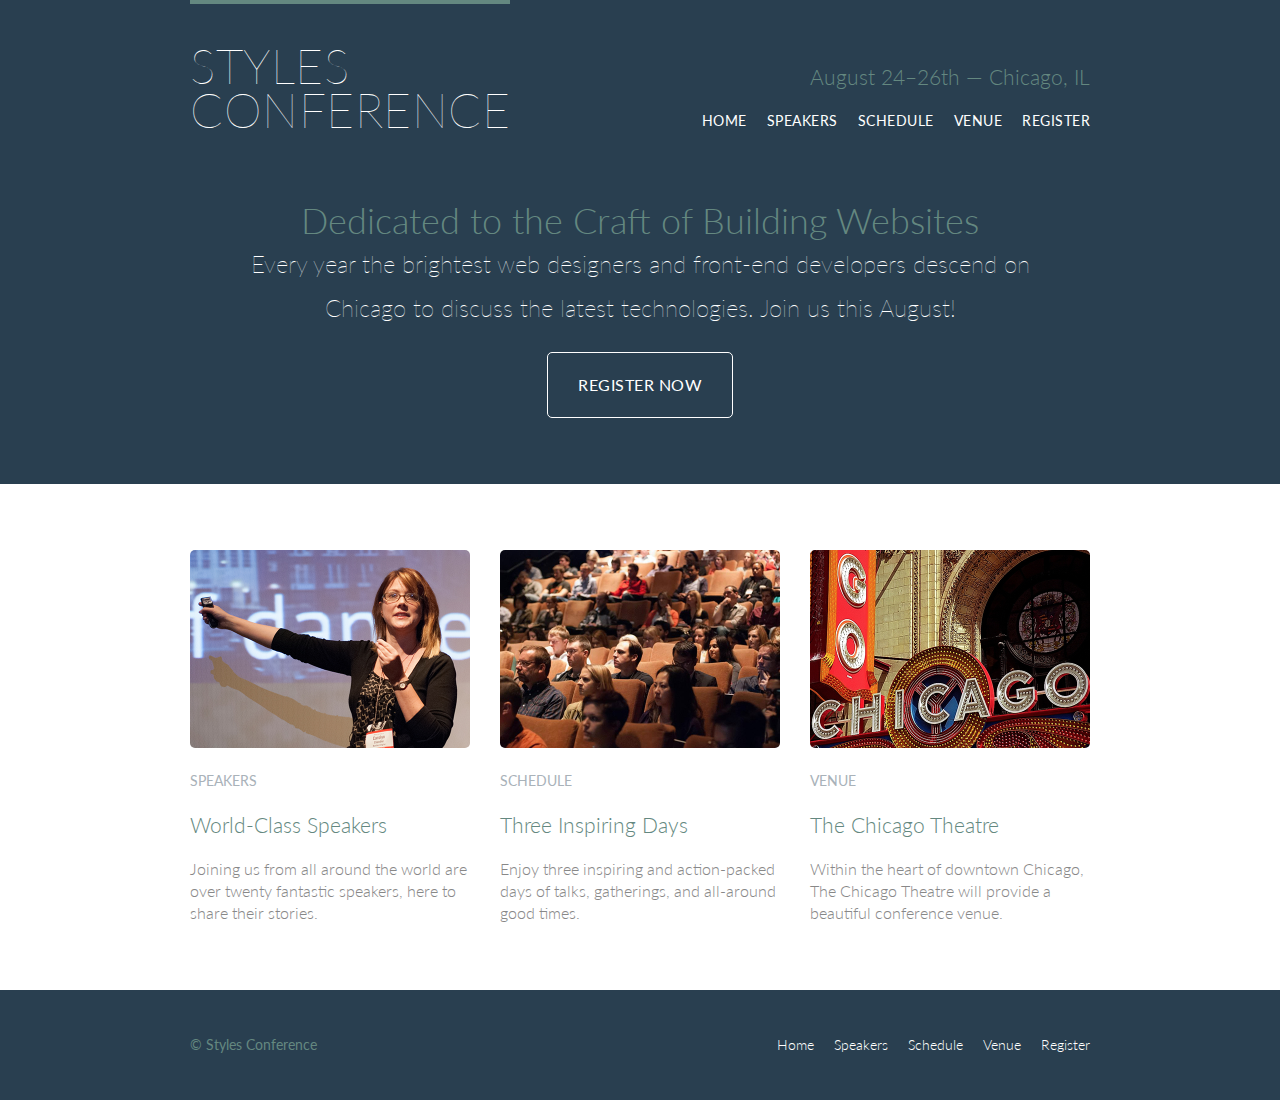
<file: styles-conference/index.html>
<!DOCTYPE html>
<html lang="en">
  <head>
    <meta name="viewport" content="width=device-width, initial-scale=1.0">
    <meta charset="utf-8">
    <title>Styles Conference</title>
    <link rel="stylesheet" href="assets/stylesheets/main.css">
    <link rel="stylesheet" href="http://fonts.googleapis.com/css?family=Lato:100,300,400">
  </head>

  <body>

    <!-- Header -->

    <header class="primary-header container group">

      <h1 class="logo">
        <a href="index.html">Styles <br> Conference</a>
      </h1>

      <h3 class="tagline">August 24&ndash;26th &mdash; Chicago, IL</h3>

      <nav class="nav primary-nav">
        <ul>
        <li><a href="index.html">Home</a></li><!-- 
        --><li><a href="speakers.html">Speakers</a></li><!--
    --><li><a href="schedule.html">Schedule</a></li><!--
--><li><a href="venue.html">Venue</a></li><!--
--><li><a href="register.html">Register</a></li>
    </ul>
      </nav>

    </header>

    <!-- Hero -->

    <section class="hero container">

      <h2>Dedicated to the Craft of Building Websites</h2>

      <p>Every year the brightest web designers and front-end developers descend on Chicago to discuss the latest technologies. Join us this August!</p>

      <a class="btn btn-alt" href="register.html">Register Now</a>

    </section>

    <!-- Teasers -->

    <section class="row">
      <div class="grid">

        <!-- Speakers -->

        <section class="teaser col-1-3">
          <a href="speakers.html">
            <img src="assets/images/home/speakers.jpg" alt="Professional Speaker">
            <h5>Speakers</h5>
            <h3>World-Class Speakers</h3>
          </a>
          <p>Joining us from all around the world are over twenty fantastic speakers, here to share their stories.</p>
        </section><!--

        Schedule

        --><section class="teaser col-1-3">
          <a href="schedule.html">
            <img src="assets/images/home/schedule.jpg" alt="Schedule image">
            <h5>Schedule</h5>
            <h3>Three Inspiring Days</h3>
          </a>
          <p>Enjoy three inspiring and action-packed days of talks, gatherings, and all-around good times.</p>
        </section><!--

        Venue

        --><section class="teaser col-1-3">
          <a href="venue.html">
            <img src="assets/images/home/venue.jpg" alt="Venue">
            <h5>Venue</h5>
            <h3>The Chicago Theatre</h3>
          </a>
          <p>Within the heart of downtown Chicago, The Chicago Theatre will provide a beautiful conference venue.</p>
        </section>

      </div>
    </section>

    <!-- Footer -->

    <footer class="primary-footer container group">

      <small>&copy; Styles Conference</small>

      <nav class="nav">
        <ul>
            <li><a href="index.html">Home</a></li><!--
            --><li><a href="speakers.html">Speakers</a></li><!--
            --><li><a href="schedule.html">Schedule</a></li><!--
            --><li><a href="venue.html">Venue</a></li><!--
            --><li><a href="register.html">Register</a></li>
          </ul>
      </nav>

    </footer>

  </body>
</html>
</file>
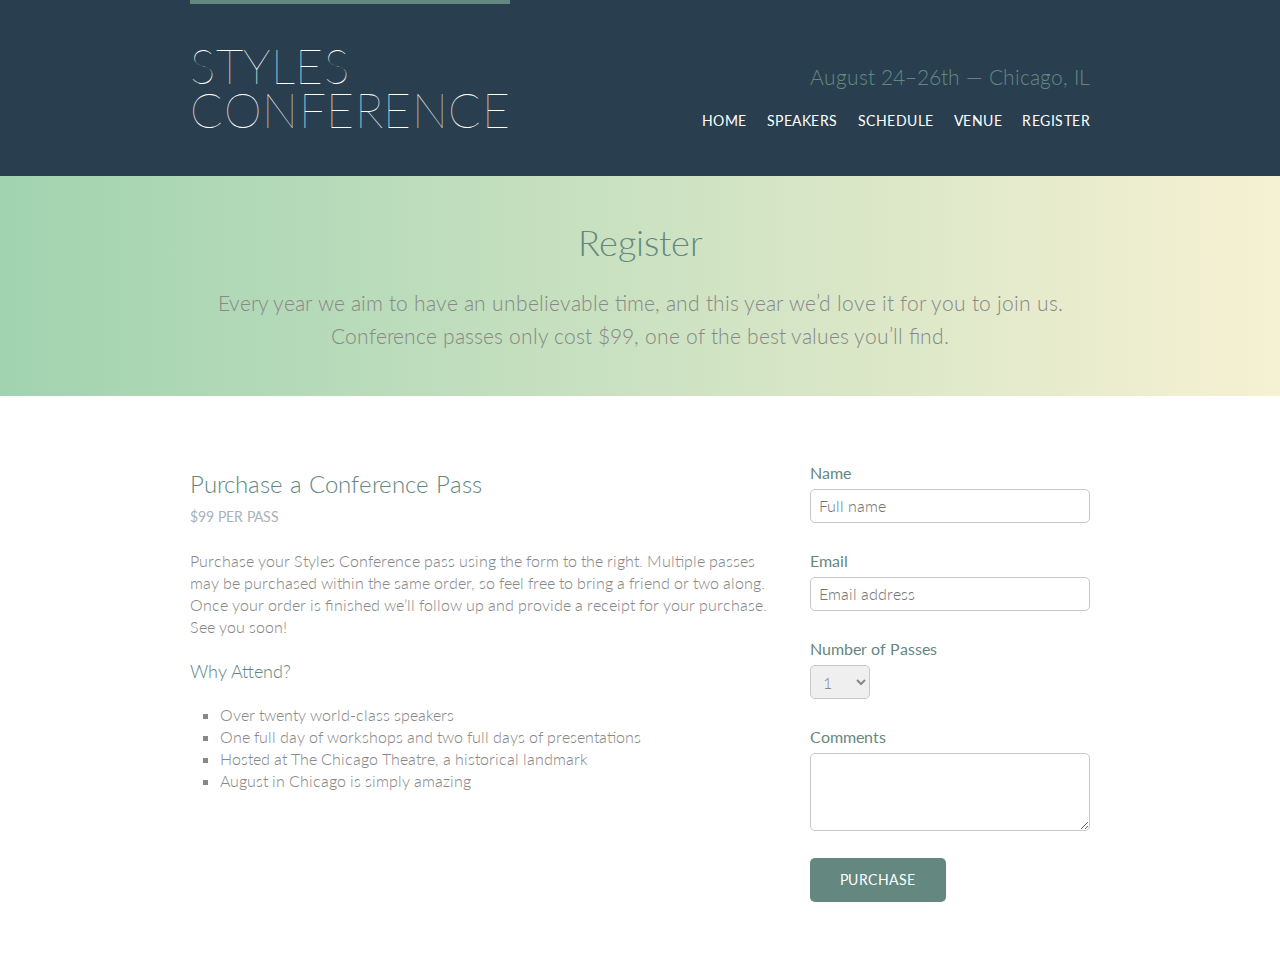
<file: styles-conference/register.html>
<!DOCTYPE html>
<html lang="en">
<head>
    <meta charset="utf-8">
    <meta name="viewport" content="width=device-width, initial-scale=1.0">
    <title>Styles Conference</title>
    <link rel="stylesheet" href="assets/stylesheets/main.css">
    <link rel="stylesheet" href="http://fonts.googleapis.com/css?family=Lato:100,300,400">
    <title>Venue</title>
</head>
<body><!-- Header -->

    <header class="primary-header container group">
   
       <h1 class="logo">
         <a href="index.html">Styles <br> Conference</a>
       </h1>
   
       <h3 class="tagline">August 24&ndash;26th &mdash; Chicago, IL</h3>
   
       <nav class="nav primary-nav">
         <ul>
           <li><a href="index.html">Home</a></li><!--
           --><li><a href="speakers.html">Speakers</a></li><!--
           --><li><a href="schedule.html">Schedule</a></li><!--
           --><li><a href="venue.html">Venue</a></li><!--
           --><li><a href="register.html">Register</a></li>
         </ul>
       </nav>
   
     </header>

      <!-- Lead -->

      <section class="row-alt">
        <div class="lead container">
  
          <h1>Register</h1>
  
          <p>Every year we aim to have an unbelievable time, and this year we&#8217;d love it for you to join us. Conference passes only cost $99, one of the best values you&#8217;ll find.</p>
  
        </div>
      </section>

      <!-- Main Content -->

      <section class="row">
        <div class="grid">
            <section class="col-2-3">
                <h2>Purchase a Conference Pass</h2>
  <h5>$99 per Pass</h5>

  <p>Purchase your Styles Conference pass using the form to the right. Multiple passes may be purchased within the same order, so feel free to bring a friend or two along. Once your order is finished we&#8217;ll follow up and provide a receipt for your purchase. See you soon!</p>

  <h4>Why Attend?</h4>

  <ul class="why-attend" >
  <li>Over twenty world-class speakers</li>
    <li>One full day of workshops and two full days of presentations</li>
    <li>Hosted at The Chicago Theatre, a historical landmark</li>
    <li>August in Chicago is simply amazing</li>
  </ul>

            </section><!--
               --><form action="#" method="post" class="col-1-3">
                <fieldset class="register-group" >

                    <label>
                      Name
                      <input type="text" name="name" placeholder="Full name" required>
                    </label>
                
                    <label>
                      Email
                      <input type="email" name="email" placeholder="Email address" required>
                    </label>
                
                    <label>
                      Number of Passes
                      <select name="quantity" required>
                        <option value="1" selected>1</option>
                        <option value="2">2</option>
                        <option value="3">3</option>
                        <option value="4">4</option>
                        <option value="5">5</option>
                      </select>
                    </label>
                
                    <label>
                      Comments
                      <textarea name="comments"></textarea>
                    </label>
                
                  </fieldset>
                
                  <input type="submit" class="btn btn-default" name="submit" value="Purchase">
               </form>
        </div>
      </section>

      </body>
</html>
</file>
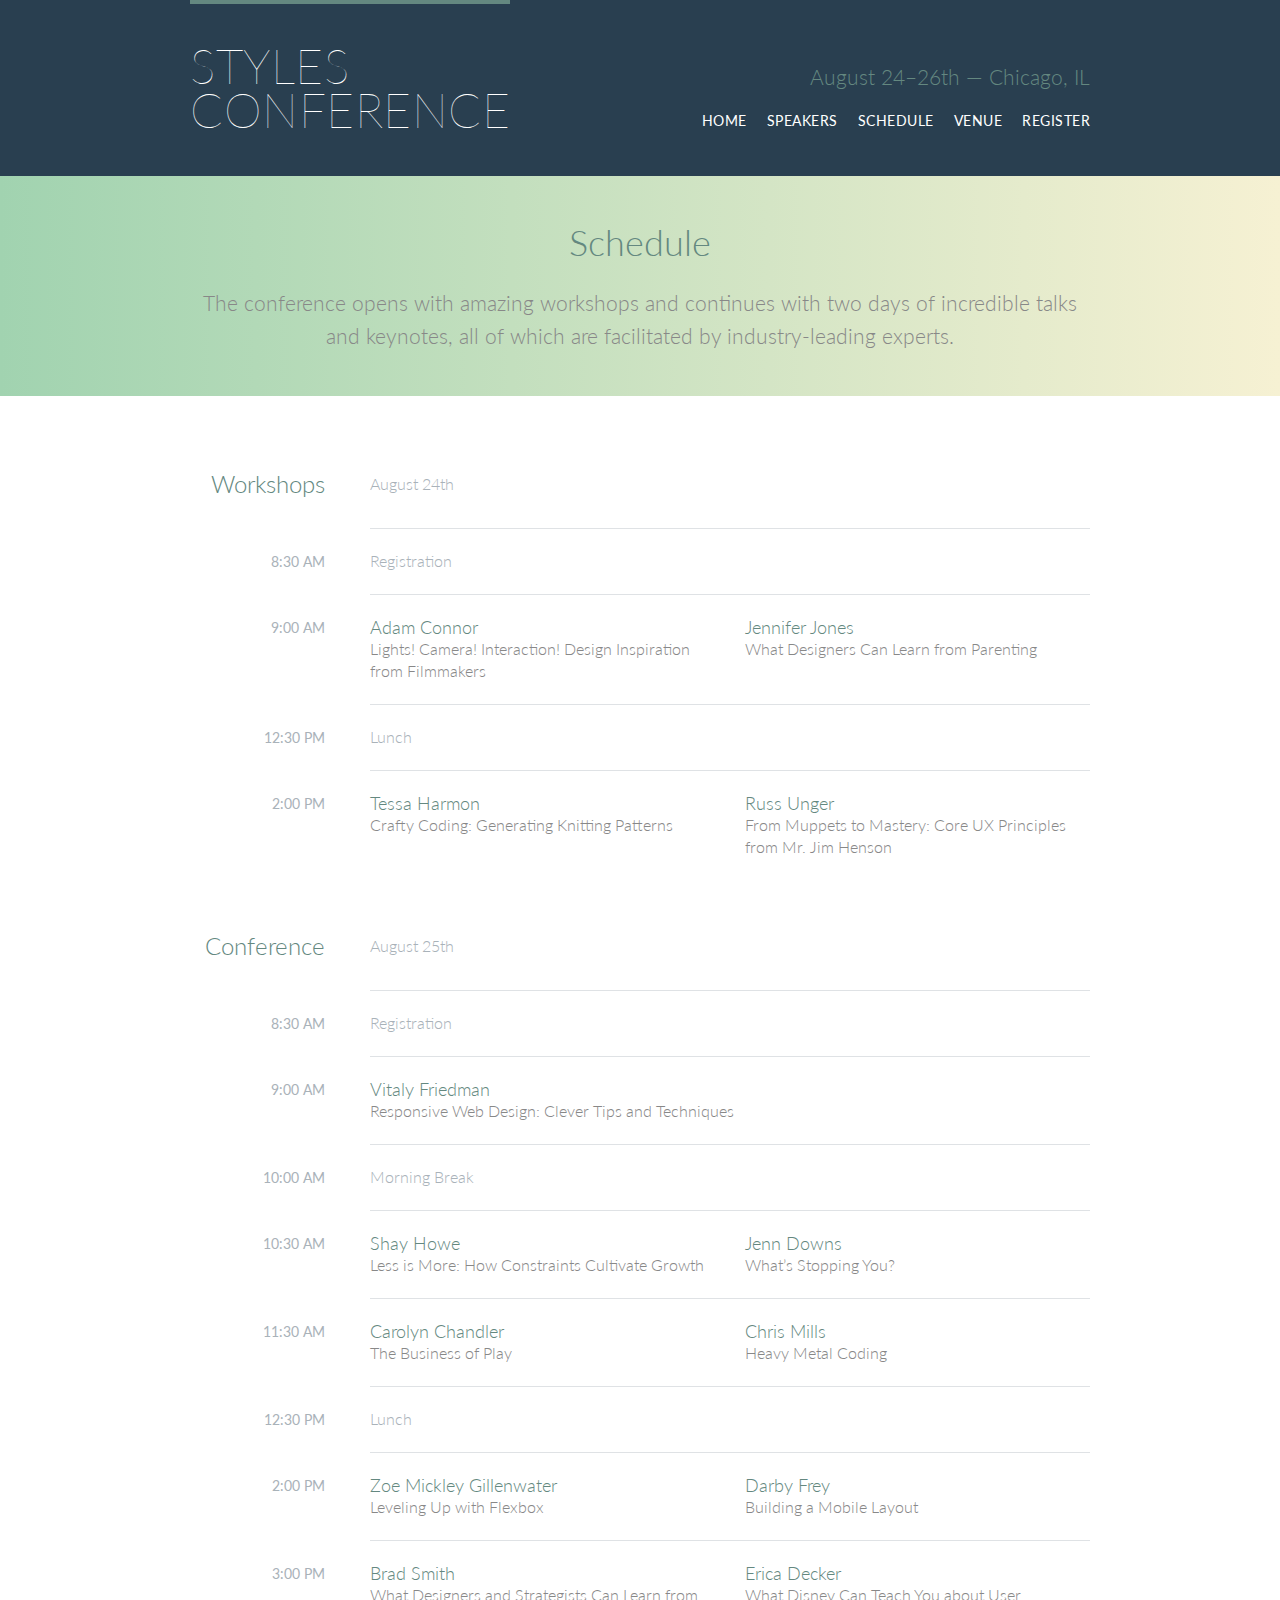
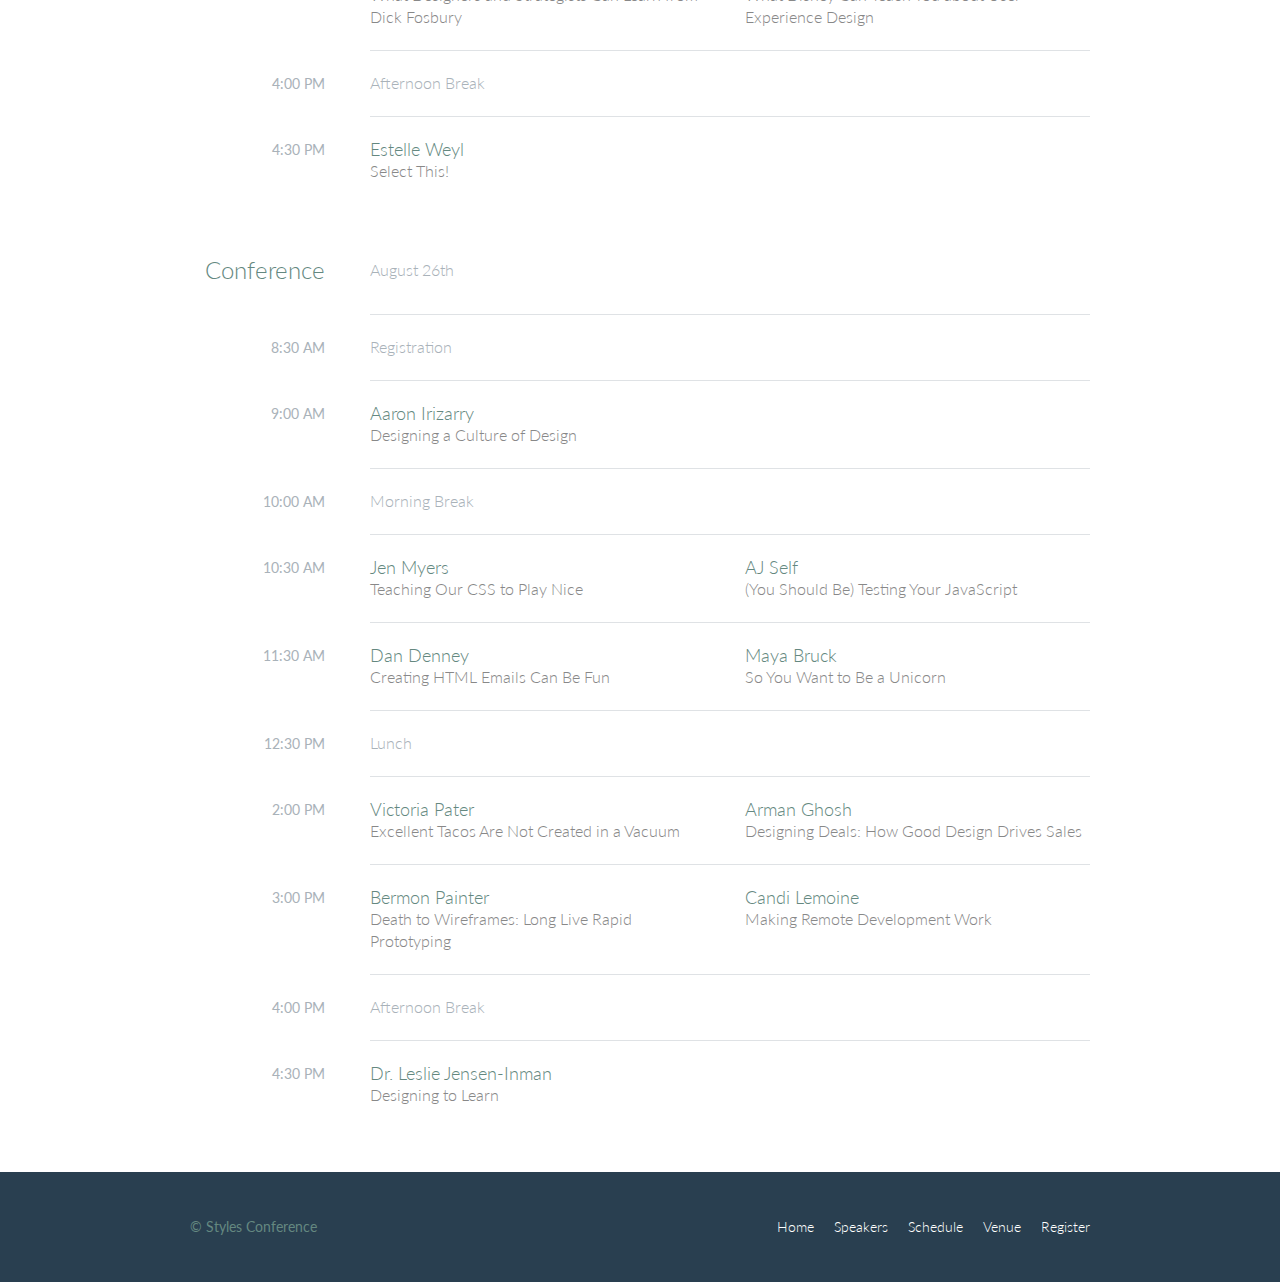
<file: styles-conference/schedule.html>
<!DOCTYPE html>
<html lang="en">
<head>
    <meta charset="utf-8">
    <meta name="viewport" content="width=device-width, initial-scale=1.0">
    <title>Styles Conference</title>
    <link rel="stylesheet" href="assets/stylesheets/main.css">
    <link rel="stylesheet" href="http://fonts.googleapis.com/css?family=Lato:100,300,400">
    <title>Venue</title>
</head>
<body><!-- Header -->

    <header class="primary-header container group">
   
       <h1 class="logo">
         <a href="index.html">Styles <br> Conference</a>
       </h1>
   
       <h3 class="tagline">August 24&ndash;26th &mdash; Chicago, IL</h3>
   
       <nav class="nav primary-nav">
         <ul>
           <li><a href="index.html">Home</a></li><!--
           --><li><a href="speakers.html">Speakers</a></li><!--
           --><li><a href="schedule.html">Schedule</a></li><!--
           --><li><a href="venue.html">Venue</a></li><!--
           --><li><a href="register.html">Register</a></li>
         </ul>
       </nav>
   
     </header>

      <!-- Lead -->

      <section class="row-alt">
        <div class="lead container">
  
          <h1>Schedule</h1>
  
          <p>The conference opens with amazing workshops and continues with two days of incredible talks and keynotes, all of which are facilitated by industry-leading experts.</p>
  
        </div>
      </section>

      <!-- main Content -->

      <section class="row">
        <div class="container">

            <!-- Workshops -->

                <!-- Workshops -->

                <table>
                    <thead>
                      <tr>
                        <th scope="row">
                          Workshops
                        </th>
                        <td class="schedule-offset" colspan="2">
                          August 24th
                        </td>
                      </tr>
                    </thead>
                    <tbody>
                      <tr>
                        <th scope="row">
                          <time datetime="08:30:00">8:30 AM</time>
                        </th>
                        <td class="schedule-offset" colspan="2">
                          Registration
                        </td>
                      </tr>
                      <tr>
                        <th scope="row">
                          <time datetime="09:00:00">9:00 AM</time>
                        </th>
                        <td>
                          <a href="speakers.html#adam-connor">
                            <h4>Adam Connor</h4>
                            Lights! Camera! Interaction! Design Inspiration from Filmmakers
                          </a>
                        </td>
                        <td>
                          <a href="speakers.html#jennifer-jones">
                            <h4>Jennifer Jones</h4>
                            What Designers Can Learn from Parenting
                          </a>
                        </td>
                      </tr>
                      <tr>
                        <th scope="row">
                          <time datetime="12:30:00">12:30 PM</time>
                        </th>
                        <td class="schedule-offset" colspan="2">
                          Lunch
                        </td>
                      </tr>
                      <tr>
                        <th scope="row">
                          <time datetime="14:00">2:00 PM</time>
                        </th>
                        <td>
                          <a href="speakers.html#tessa-harmon">
                            <h4>Tessa Harmon</h4>
                            Crafty Coding: Generating Knitting Patterns
                          </a>
                        </td>
                        <td>
                          <a href="speakers.html#russ-unger">
                            <h4>Russ Unger</h4>
                            From Muppets to Mastery: Core UX Principles from Mr. Jim Henson
                          </a>
                        </td>
                      </tr>
                    </tbody>
                  </table>
          
                  <!-- Conference -->
          
                  <table>
                    <thead>
                      <tr>
                        <th scope="row">
                          Conference
                        </th>
                        <td class="schedule-offset" colspan="2">
                          August 25th
                        </td>
                      </tr>
                    </thead>
                    <tbody>
                      <tr>
                        <th scope="row">
                          <time datetime="08:30:00">8:30 AM</time>
                        </th>
                        <td class="schedule-offset" colspan="2">
                          Registration
                        </td>
                      </tr>
                      <tr>
                        <th scope="row">
                          <time datetime="09:00:00">9:00 AM</time>
                        </th>
                        <td colspan="2">
                          <a href="speakers.html#vitaly-friedman">
                            <h4>Vitaly Friedman</h4>
                            Responsive Web Design: Clever Tips and Techniques
                          </a>
                        </td>
                      </tr>
                      <tr>
                        <th scope="row">
                          <time datetime="10:00:00">10:00 AM</time>
                        </th>
                        <td class="schedule-offset" colspan="2">
                          Morning Break
                        </td>
                      </tr>
                      <tr>
                        <th scope="row">
                          <time datetime="10:30:00">10:30 AM</time>
                        </th>
                        <td>
                          <a href="speakers.html#shay-howe">
                            <h4>Shay Howe</h4>
                            Less is More: How Constraints Cultivate Growth
                          </a>
                        </td>
                        <td>
                          <a href="speakers.html#jenn-downs">
                            <h4>Jenn Downs</h4>
                            What&#8217;s Stopping You?
                          </a>
                        </td>
                      </tr>
                      <tr>
                        <th scope="row">
                          <time datetime="11:30:00">11:30 AM</time>
                        </th>
                        <td>
                          <a href="speakers.html#carolyn-chandler">
                            <h4>Carolyn Chandler</h4>
                            The Business of Play
                          </a>
                        </td>
                        <td>
                          <a href="speakers.html#chris-mills">
                            <h4>Chris Mills</h4>
                            Heavy Metal Coding
                          </a>
                        </td>
                      </tr>
                      <tr>
                        <th scope="row">
                          <time datetime="12:30:00">12:30 PM</time>
                        </th>
                        <td class="schedule-offset" colspan="2">
                          Lunch
                        </td>
                      </tr>
                      <tr>
                        <th scope="row">
                          <time datetime="14:00">2:00 PM</time>
                        </th>
                        <td>
                          <a href="speakers.html#zoe-mickley-gillenwater">
                            <h4>Zoe Mickley Gillenwater</h4>
                            Leveling Up with Flexbox
                          </a>
                        </td>
                        <td>
                          <a href="speakers.html#darby-frey">
                            <h4>Darby Frey</h4>
                            Building a Mobile Layout
                          </a>
                        </td>
                      </tr>
                      <tr>
                        <th scope="row">
                          <time datetime="15:00:00">3:00 PM</time>
                        </th>
                        <td>
                          <a href="speakers.html#brad-smith">
                            <h4>Brad Smith</h4>
                            What Designers and Strategists Can Learn from Dick Fosbury
                          </a>
                        </td>
                        <td>
                          <a href="speakers.html#erica-decker">
                            <h4>Erica Decker</h4>
                            What Disney Can Teach You about User Experience Design
                          </a>
                        </td>
                      </tr>
                      <tr>
                        <th scope="row">
                          <time datetime="16:00:00">4:00 PM</time>
                        </th>
                        <td class="schedule-offset" colspan="2">
                          Afternoon Break
                        </td>
                      </tr>
                      <tr>
                        <th scope="row">
                          <time datetime="16:30:00">4:30 PM</time>
                        </th>
                        <td colspan="2">
                          <a href="speakers.html#estelle-weyl">
                            <h4>Estelle Weyl</h4>
                            Select This!
                          </a>
                        </td>
                      </tr>
                    </tbody>
                  </table>
          
                  <!-- Conference -->
          
                  <table>
                    <thead>
                      <tr>
                        <th scope="row">
                          Conference
                        </th>
                        <td class="schedule-offset" colspan="2">
                          August 26th
                        </td>
                      </tr>
                    </thead>
                    <tbody>
                      <tr>
                        <th scope="row">
                          <time datetime="08:30:00">8:30 AM</time>
                        </th>
                        <td class="schedule-offset" colspan="2">
                          Registration
                        </td>
                      </tr>
                      <tr>
                        <th scope="row">
                          <time datetime="09:00:00">9:00 AM</time>
                        </th>
                        <td colspan="2">
                          <a href="speakers.html#aaron-irizarry">
                            <h4>Aaron Irizarry</h4>
                            Designing a Culture of Design
                          </a>
                        </td>
                      </tr>
                      <tr>
                        <th scope="row">
                          <time datetime="10:00:00">10:00 AM</time>
                        </th>
                        <td class="schedule-offset" colspan="2">
                          Morning Break
                        </td>
                      </tr>
                      <tr>
                        <th scope="row">
                          <time datetime="10:30:00">10:30 AM</time>
                        </th>
                        <td>
                          <a href="speakers.html#jen-myers">
                            <h4>Jen Myers</h4>
                            Teaching Our CSS to Play Nice
                          </a>
                        </td>
                        <td>
                          <a href="speakers.html#aj-self">
                            <h4>AJ Self</h4>
                            (You Should Be) Testing Your JavaScript
                          </a>
                        </td>
                      </tr>
                      <tr>
                        <th scope="row">
                          <time datetime="11:30:00">11:30 AM</time>
                        </th>
                        <td>
                          <a href="speakers.html#dan-denney">
                            <h4>Dan Denney</h4>
                            Creating HTML Emails Can Be Fun
                          </a>
                        </td>
                        <td>
                          <a href="speakers.html#maya-bruck">
                            <h4>Maya Bruck</h4>
                            So You Want to Be a Unicorn
                          </a>
                        </td>
                      </tr>
                      <tr>
                        <th scope="row">
                          <time datetime="12:30:00">12:30 PM</time>
                        </th>
                        <td class="schedule-offset" colspan="2">
                          Lunch
                        </td>
                      </tr>
                      <tr>
                        <th scope="row">
                          <time datetime="14:00">2:00 PM</time>
                        </th>
                        <td>
                          <a href="speakers.html#victoria-pater">
                            <h4>Victoria Pater</h4>
                            Excellent Tacos Are Not Created in a Vacuum
                          </a>
                        </td>
                        <td>
                          <a href="speakers.html#arman-ghosh">
                            <h4>Arman Ghosh</h4>
                            Designing Deals: How Good Design Drives Sales
                          </a>
                        </td>
                      </tr>
                      <tr>
                        <th scope="row">
                          <time datetime="15:00:00">3:00 PM</time>
                        </th>
                        <td>
                          <a href="speakers.html#bermon-painter">
                            <h4>Bermon Painter</h4>
                            Death to Wireframes: Long Live Rapid Prototyping
                          </a>
                        </td>
                        <td>
                          <a href="speakers.html#candi-lemoine">
                            <h4>Candi Lemoine</h4>
                            Making Remote Development Work
                          </a>
                        </td>
                      </tr>
                      <tr>
                        <th scope="row">
                          <time datetime="16:00:00">4:00 PM</time>
                        </th>
                        <td class="schedule-offset" colspan="2">
                          Afternoon Break
                        </td>
                      </tr>
                      <tr>
                        <th scope="row">
                          <time datetime="16:30:00">4:30 PM</time>
                        </th>
                        <td colspan="2">
                          <a href="speakers.html#leslie-jensen-inman">
                            <h4>Dr. Leslie Jensen-Inman</h4>
                            Designing to Learn
                          </a>
                        </td>
                      </tr>
                    </tbody>
                  </table>
          
        </div>
      </section>

       <!-- Footer -->

    <footer class="primary-footer container group">

        <small>&copy; Styles Conference</small>
  
        <nav class="nav">
          <ul>
            <li><a href="index.html">Home</a></li><!--
            --><li><a href="speakers.html">Speakers</a></li><!--
            --><li><a href="schedule.html">Schedule</a></li><!--
            --><li><a href="venue.html">Venue</a></li><!--
            --><li><a href="register.html">Register</a></li>
          </ul>
        </nav>
  
      </footer>

</body>
</html>
</file>
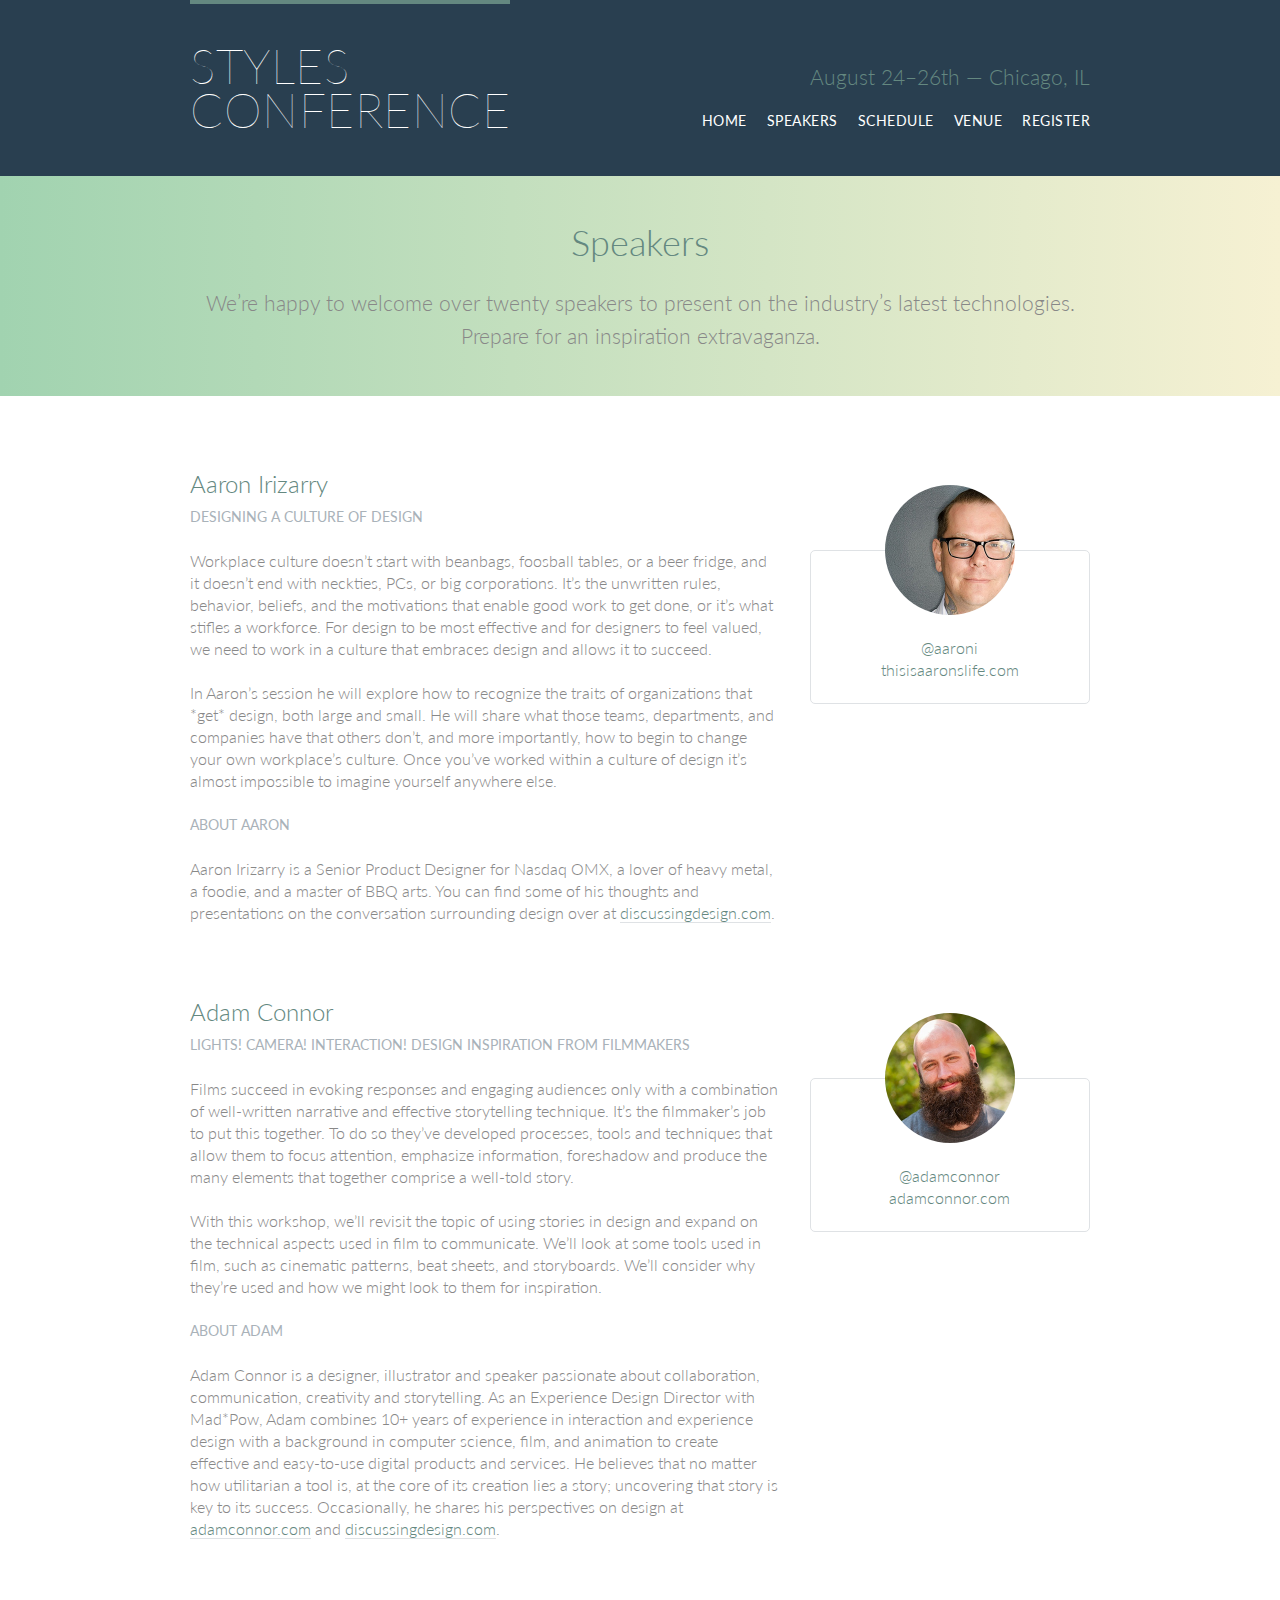
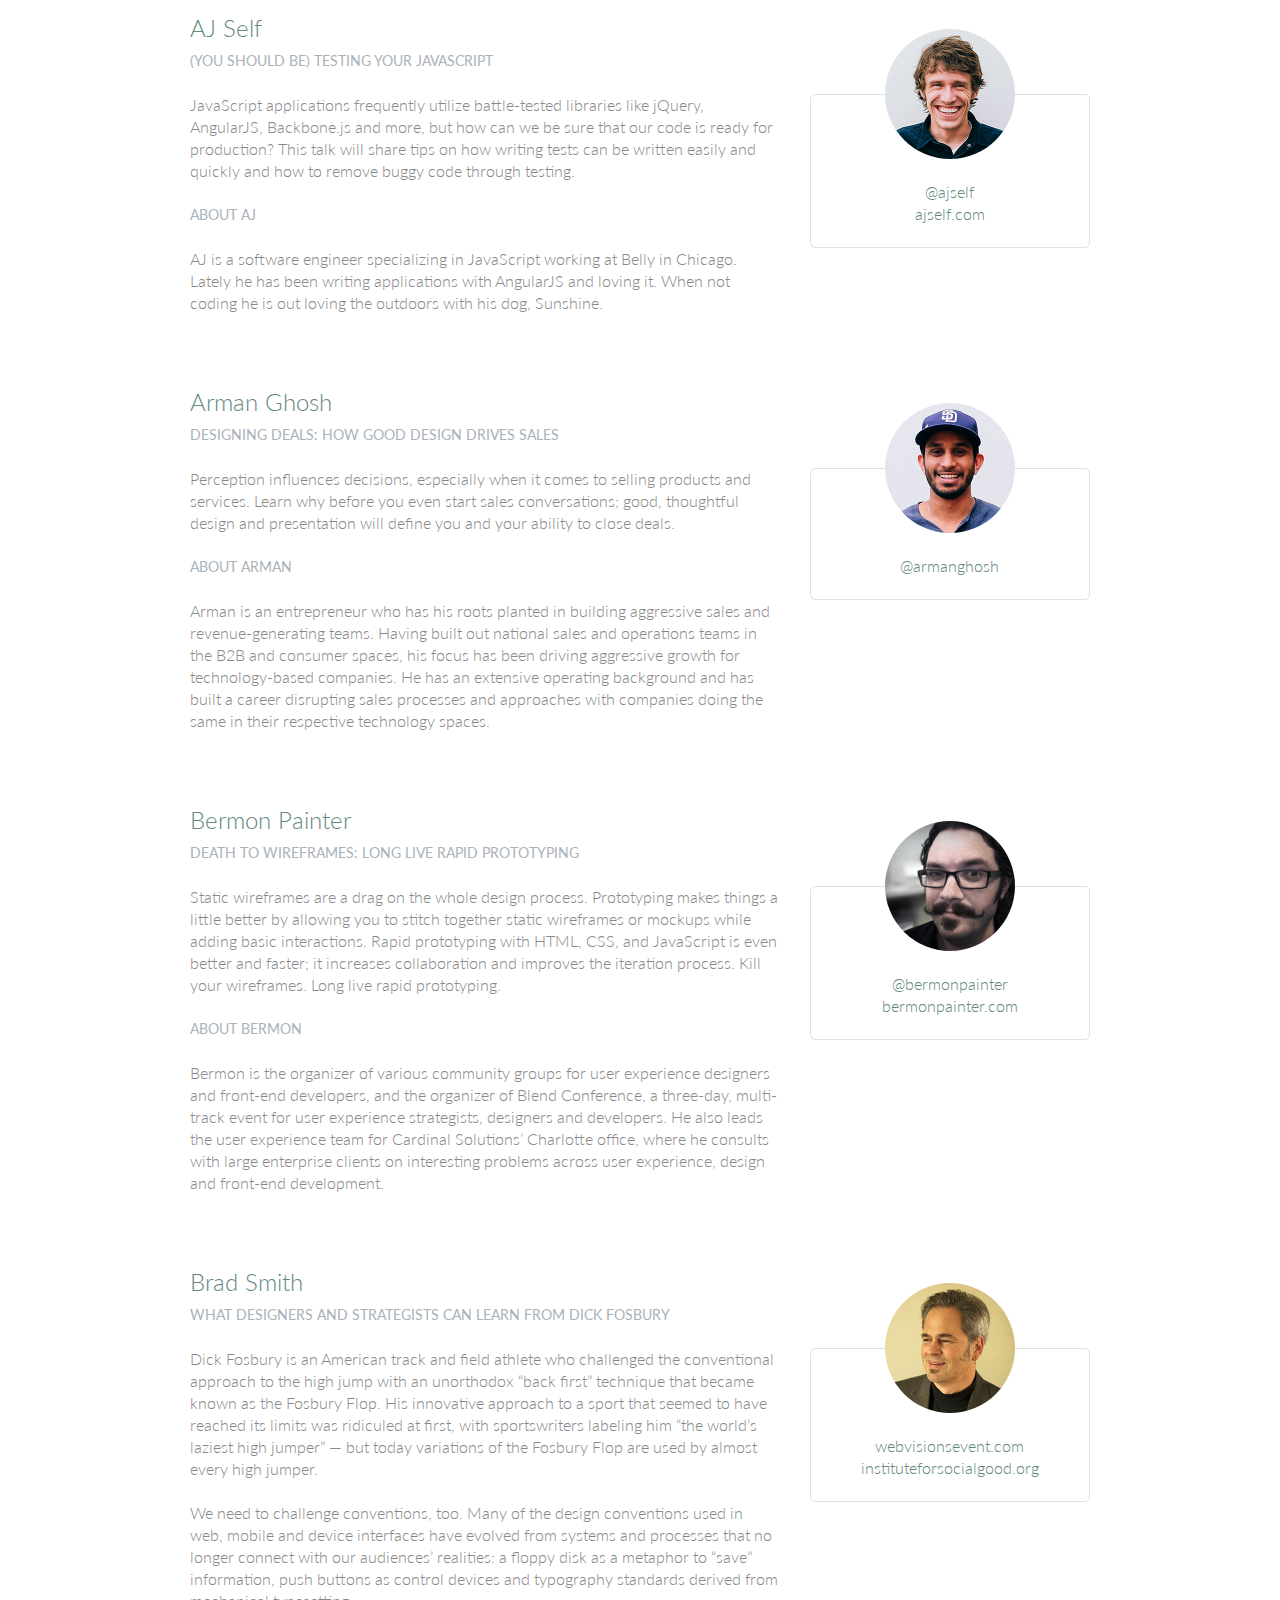
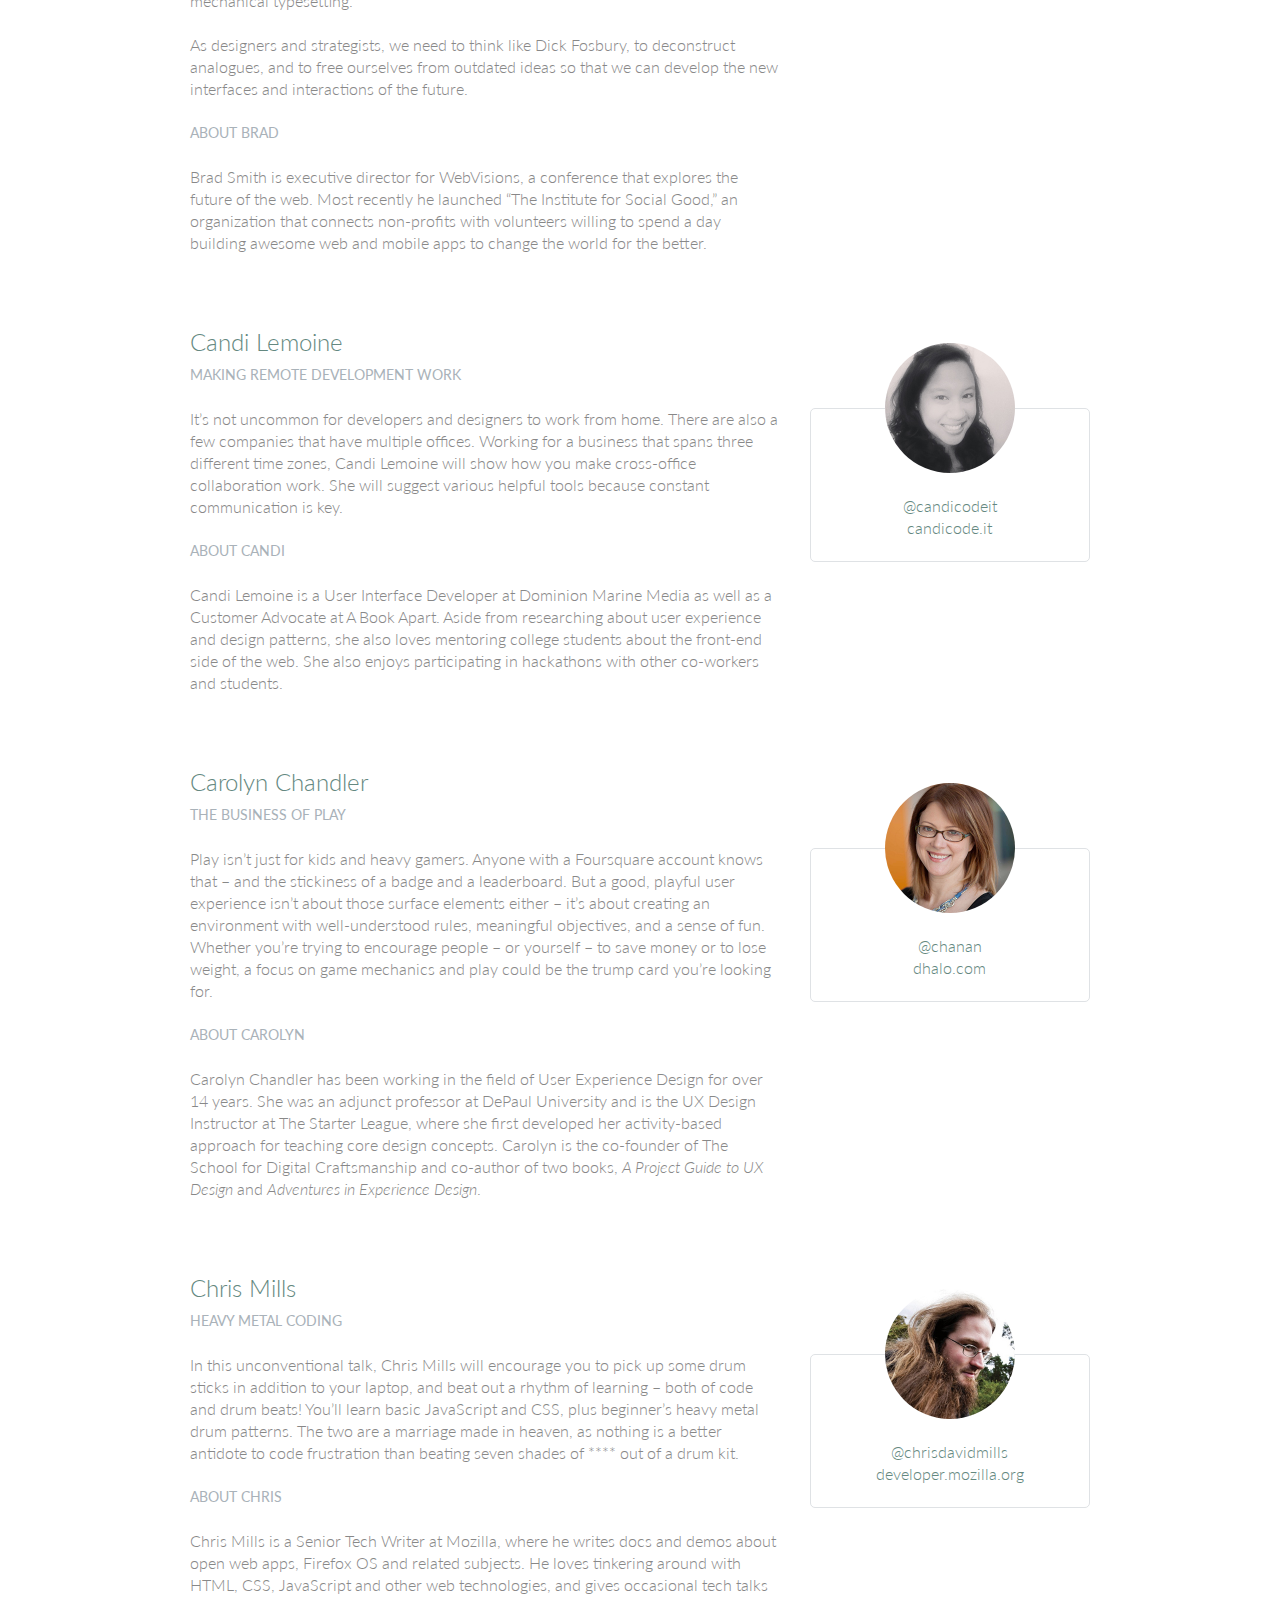
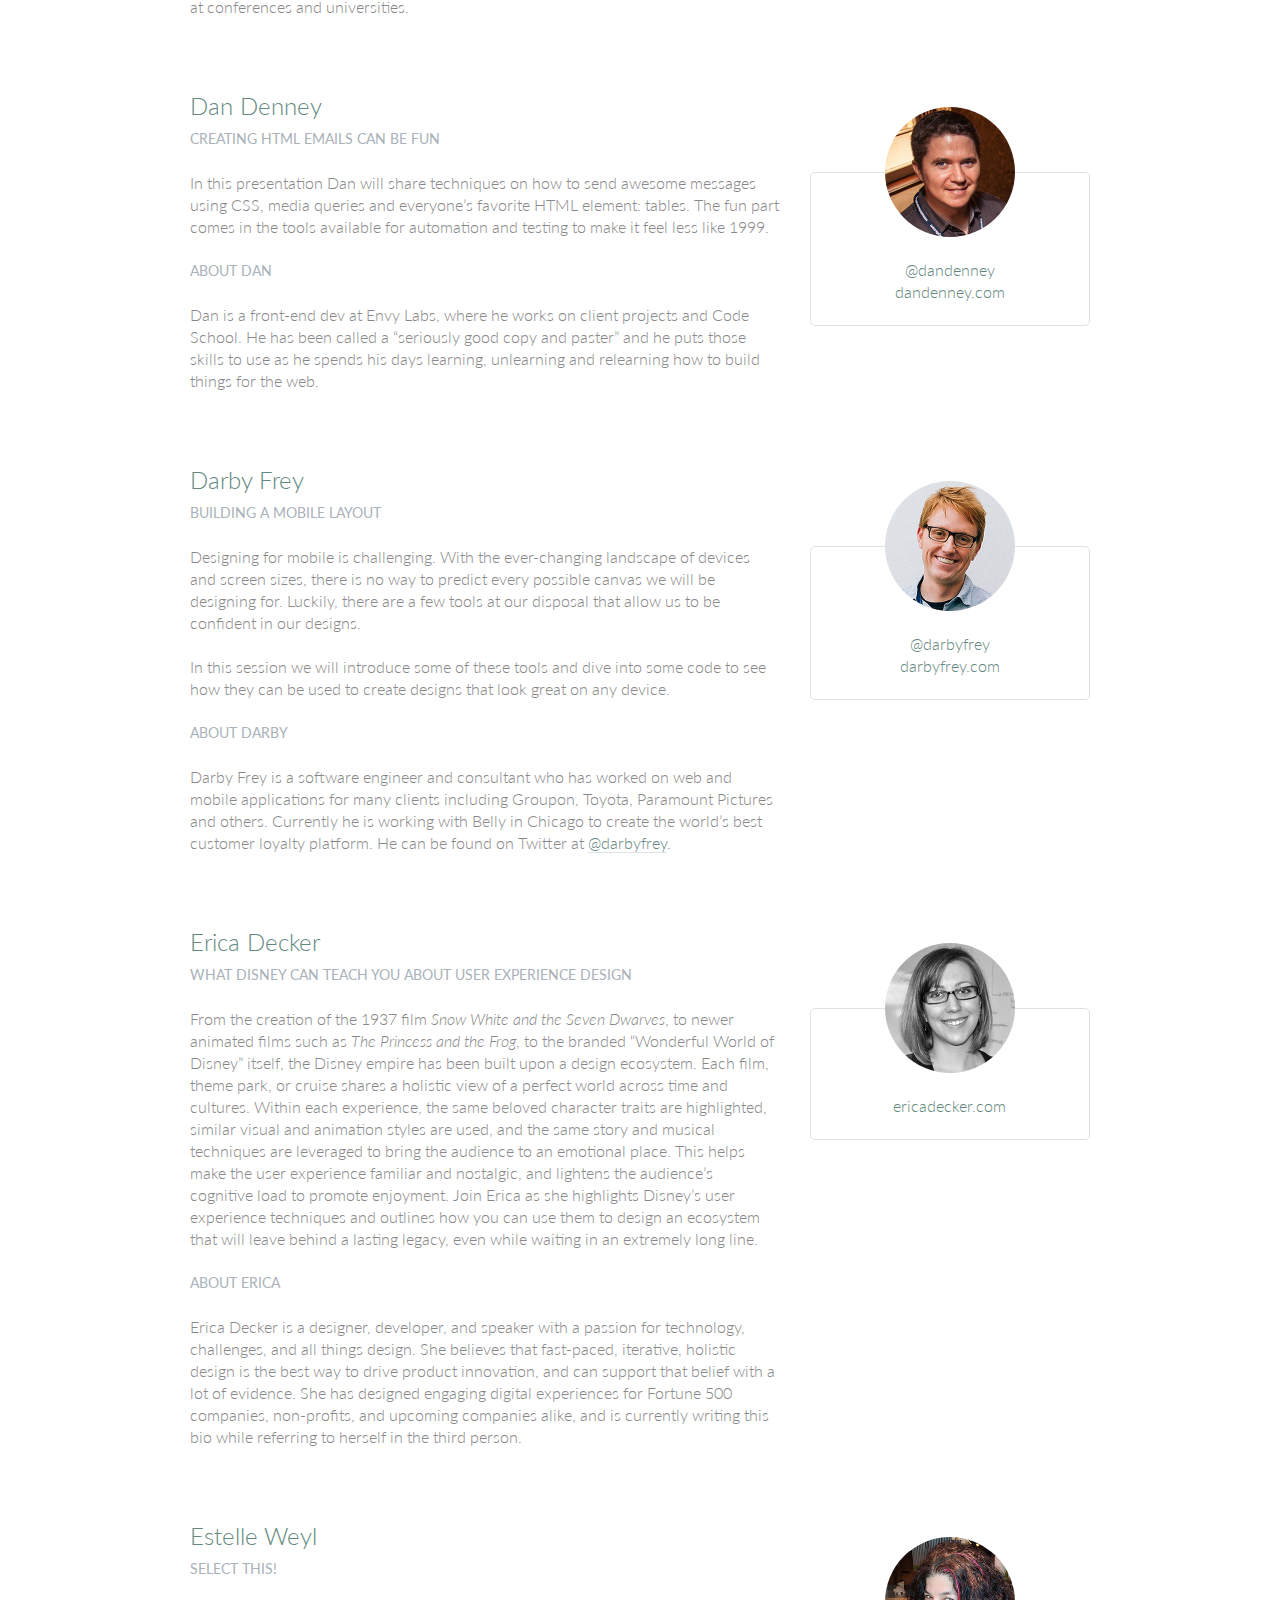
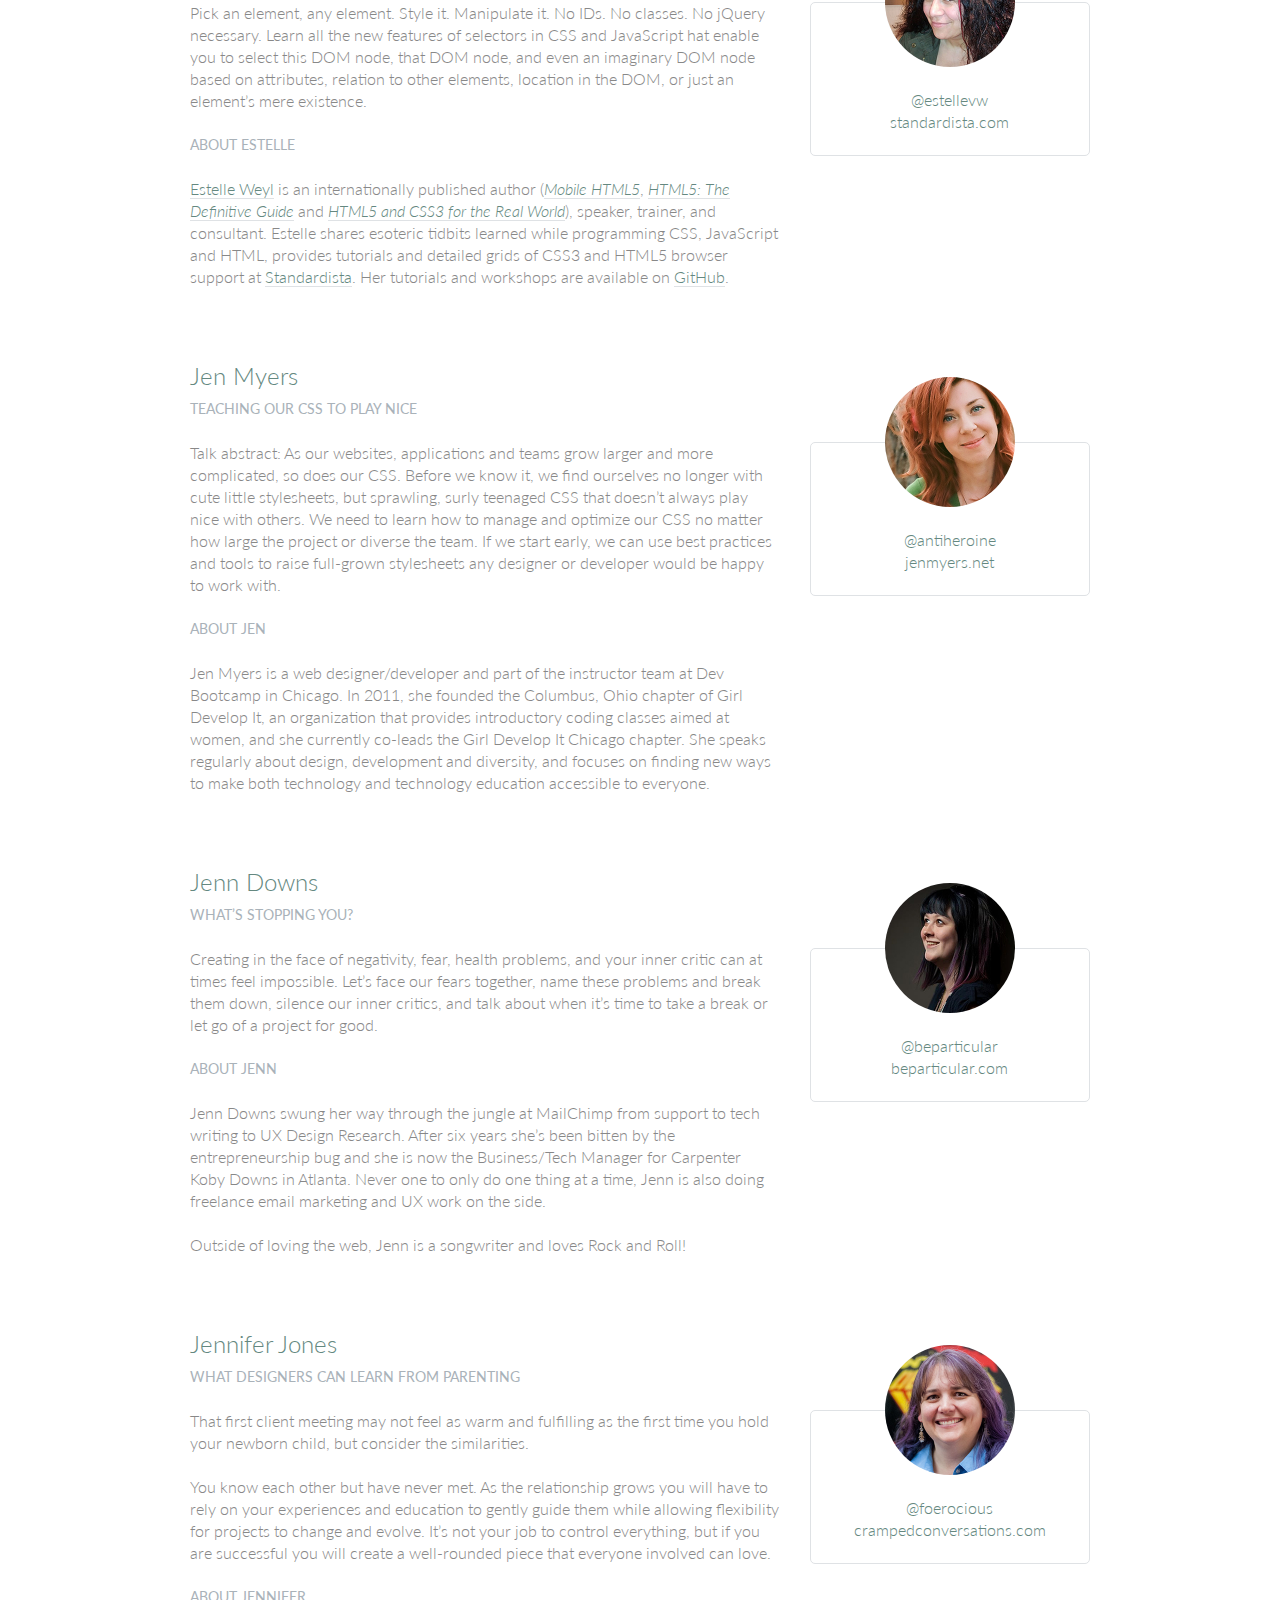
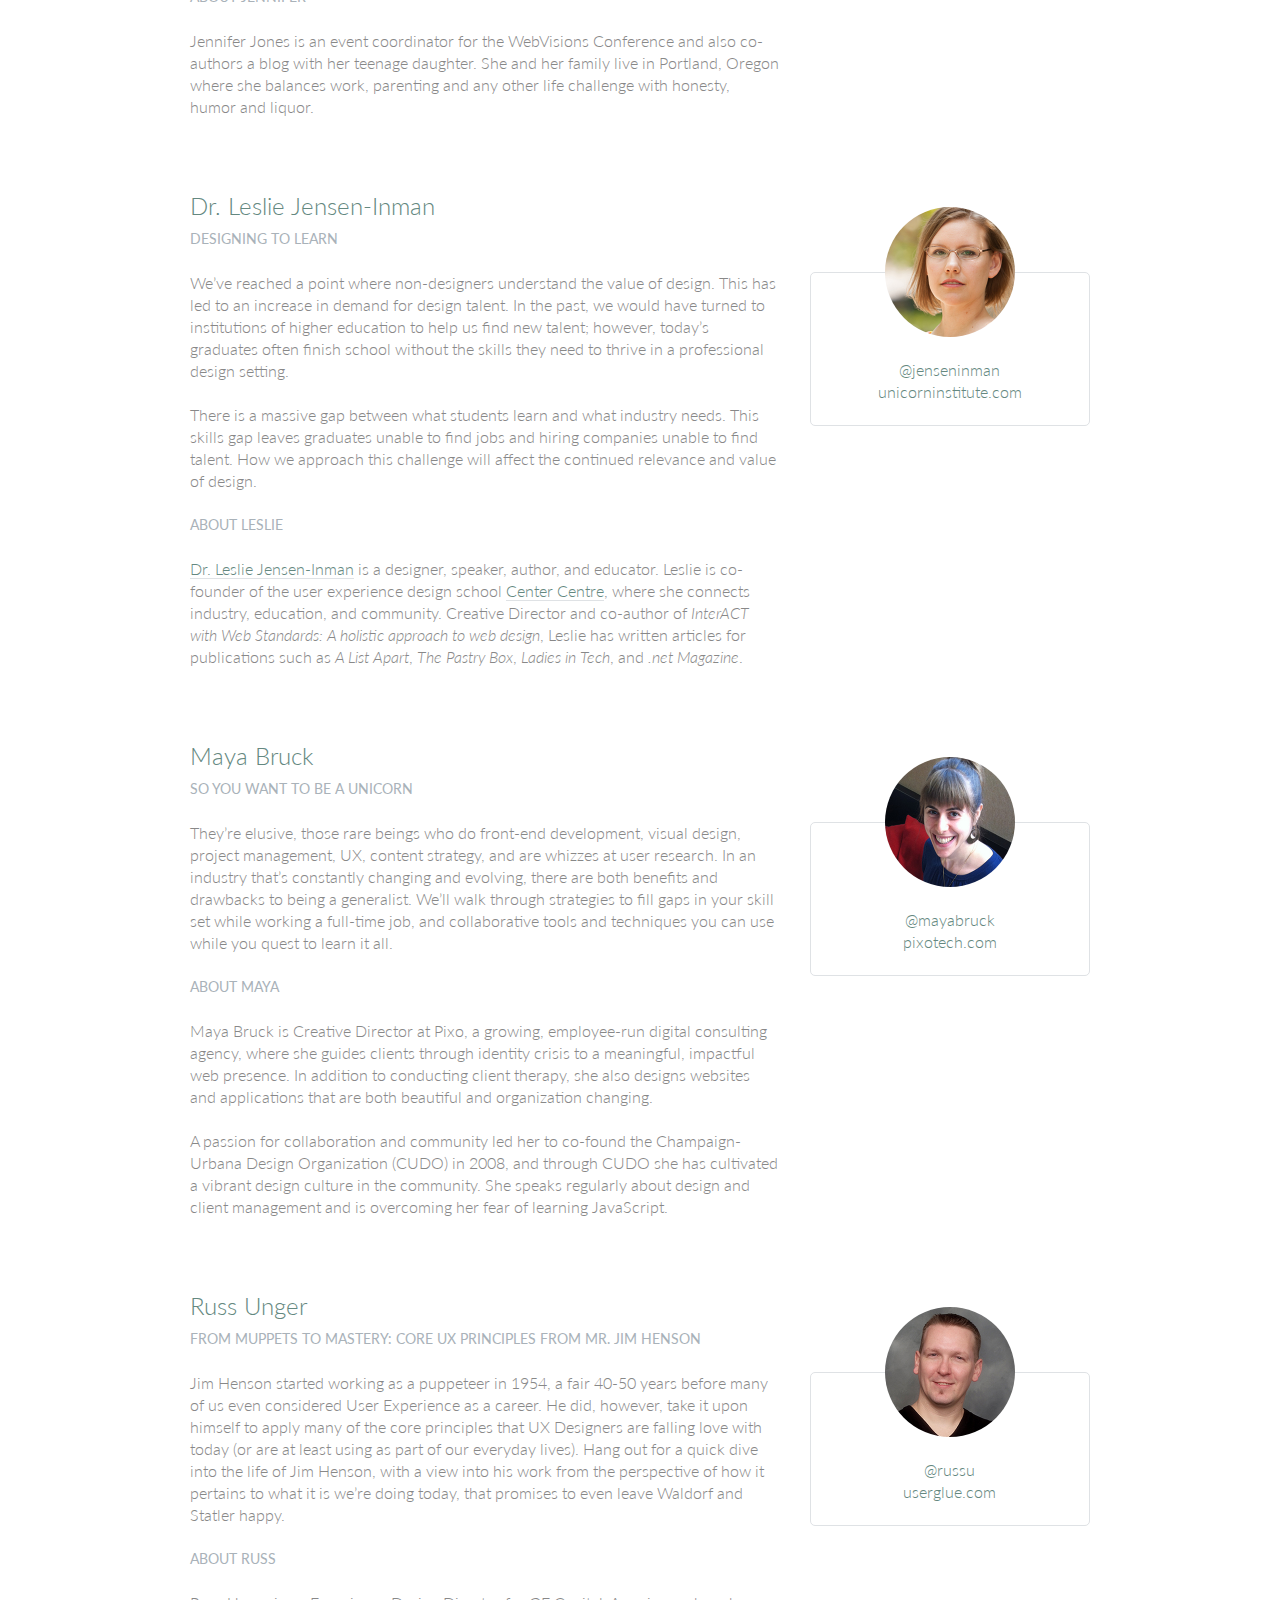
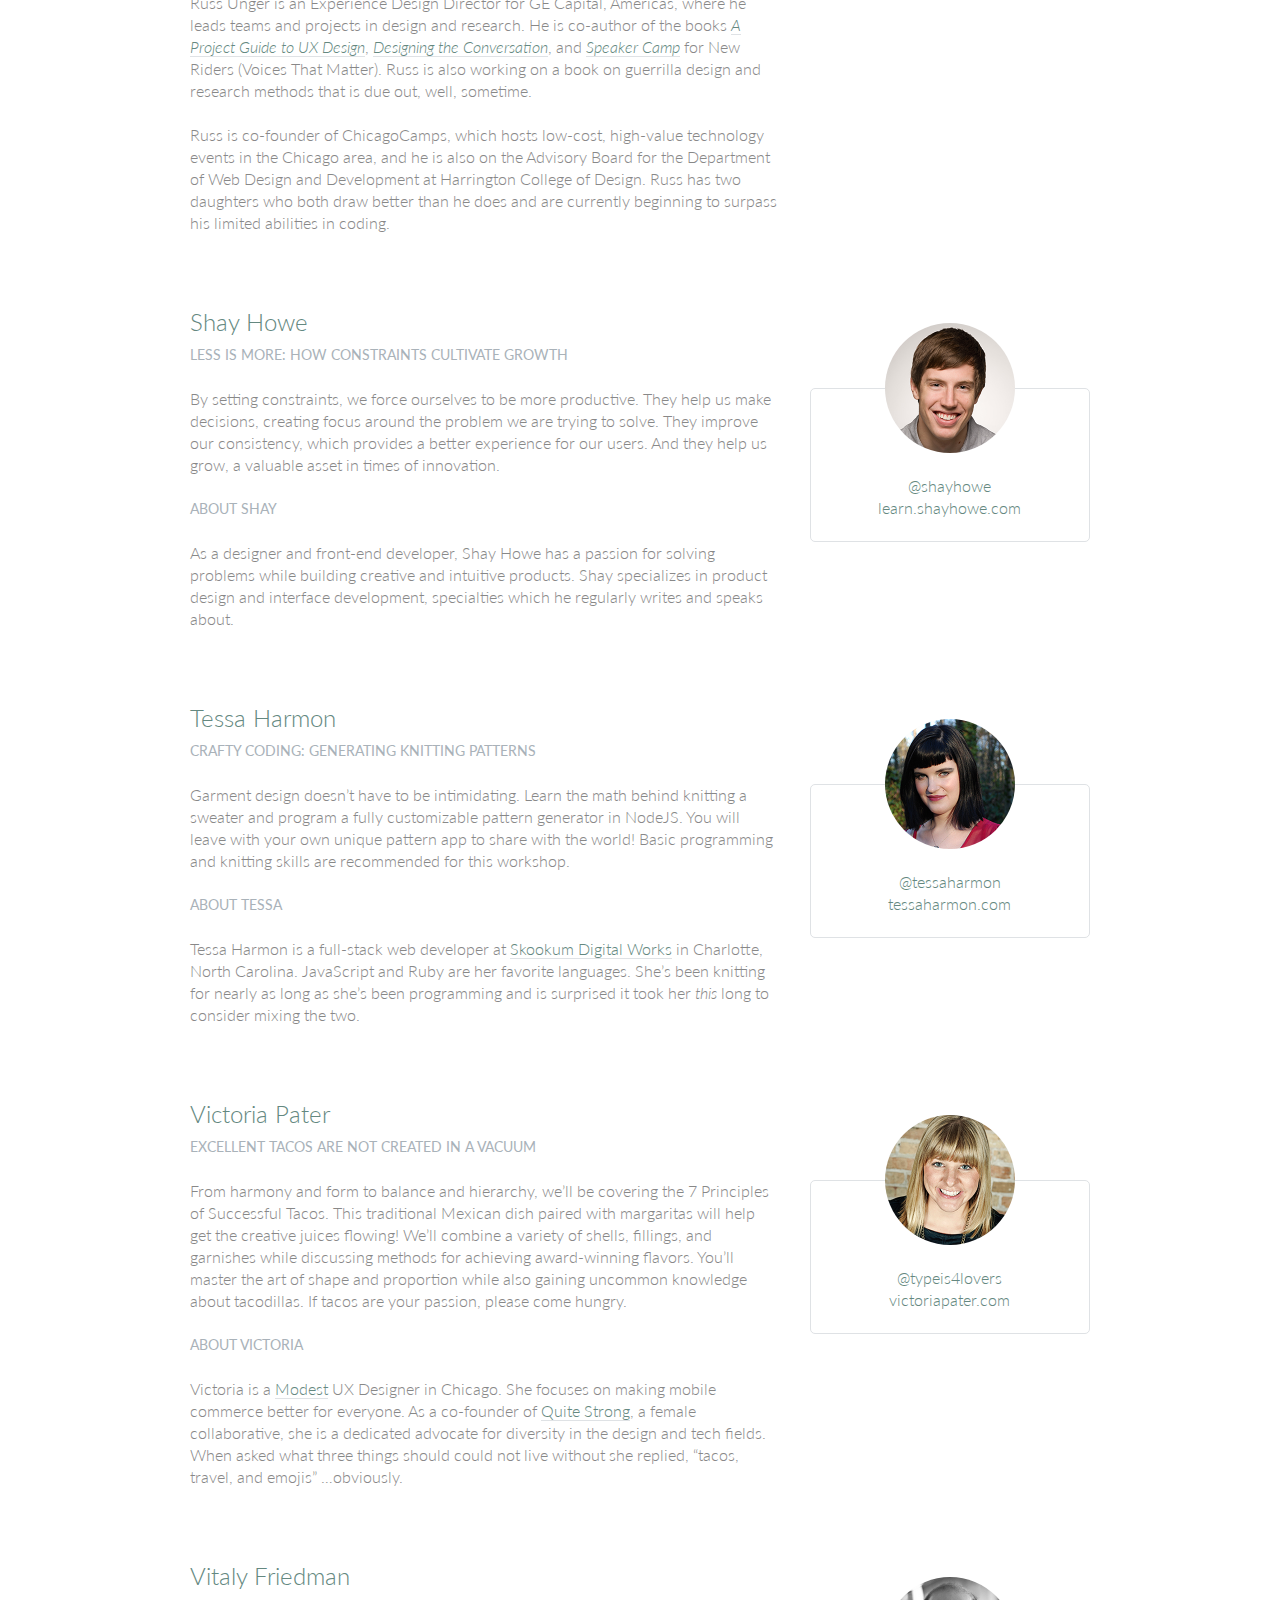
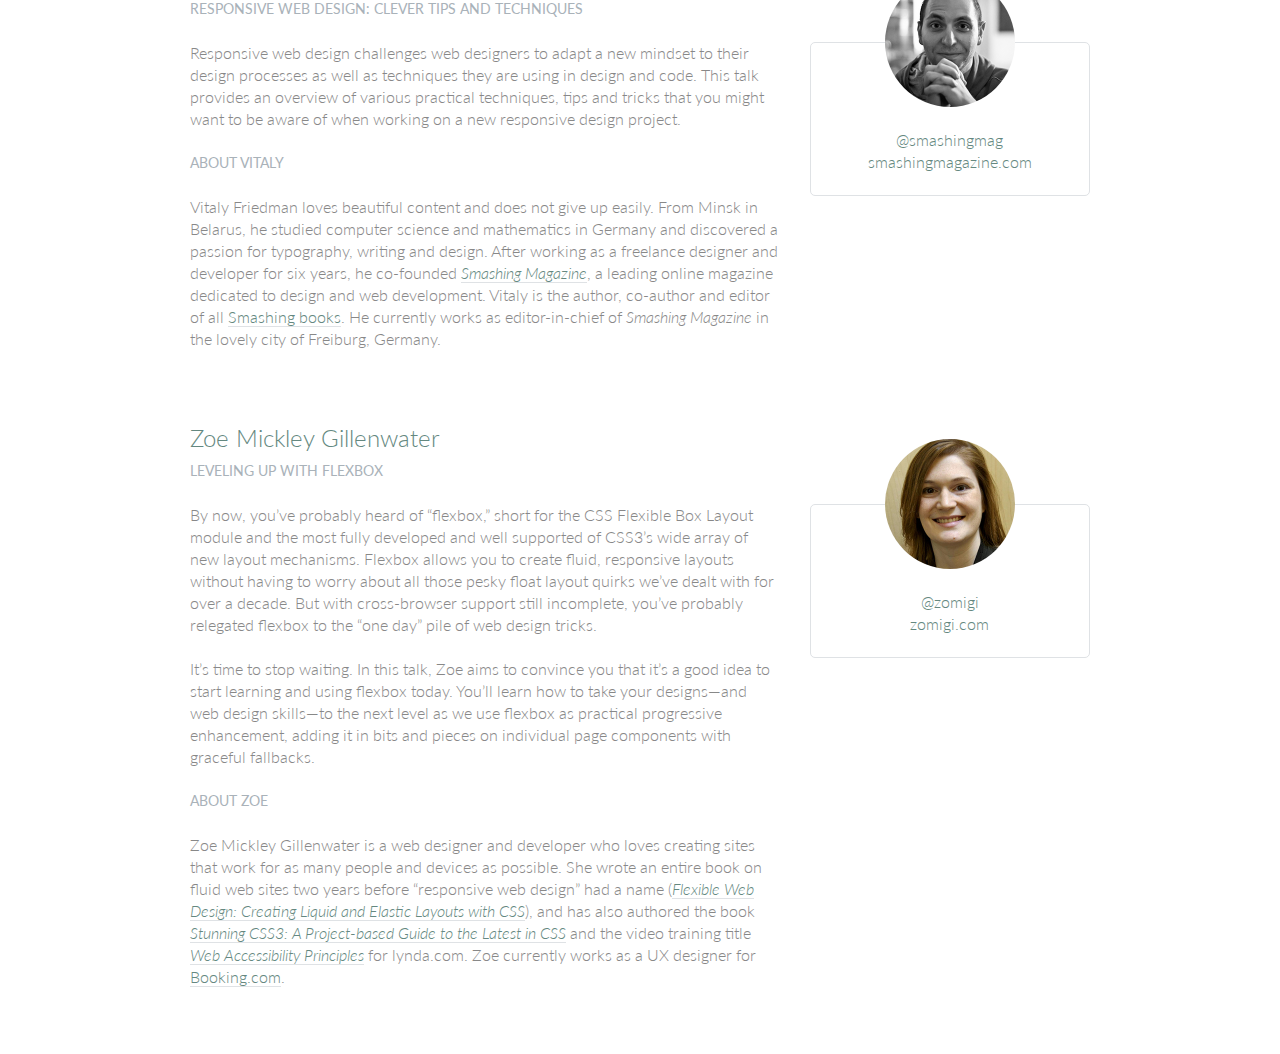
<file: styles-conference/speakers.html>
<!DOCTYPE html>
<html lang="en">
<head>
    <meta charset="utf-8">
    <meta name="viewport" content="width=device-width, initial-scale=1.0">
    <title>Styles Conference</title>
    <link rel="stylesheet" href="assets/stylesheets/main.css">
    <link rel="stylesheet" href="http://fonts.googleapis.com/css?family=Lato:100,300,400">
    <title>Speakers</title>
</head>
<body>
 <!-- Header -->

 <header class="primary-header container group">

    <h1 class="logo">
      <a href="index.html">Styles <br> Conference</a>
    </h1>

    <h3 class="tagline">August 24&ndash;26th &mdash; Chicago, IL</h3>

    <nav class="nav primary-nav">
      <ul>
        <li><a href="index.html">Home</a></li><!--
        --><li><a href="speakers.html">Speakers</a></li><!--
        --><li><a href="schedule.html">Schedule</a></li><!--
        --><li><a href="venue.html">Venue</a></li><!--
        --><li><a href="register.html">Register</a></li>
      </ul>
    </nav>

  </header>

   <!-- Lead -->

   <section class="row-alt">
    <div class="lead container">

      <h1>Speakers</h1>

      <p>We&#8217;re happy to welcome over twenty speakers to present on the industry&#8217;s latest technologies. Prepare for an inspiration extravaganza.</p>

    </div>
  </section>

      <!-- Main content -->
    <section class="row">
        <div class="grid">

              <!-- Aaron Irizarry -->

        <section class="speaker" id="aaron-irizarry">

            <div class="col-2-3">
  
              <h2>Aaron Irizarry</h2>
              <h5>Designing a Culture of Design</h5>
  
              <p>Workplace culture doesn&#8217;t start with beanbags, foosball tables, or a beer fridge, and it doesn&#8217;t end with neckties, PCs, or big corporations. It&#8217;s the unwritten rules, behavior, beliefs, and the motivations that enable good work to get done, or it&#8217;s what stifles a workforce. For design to be most effective and for designers to feel valued, we need to work in a culture that embraces design and allows it to succeed.</p>
  
              <p>In Aaron&#8217;s session he will explore how to recognize the traits of organizations that *get* design, both large and small. He will share what those teams, departments, and companies have that others don&#8217;t, and more importantly, how to begin to change your own workplace&#8217;s culture. Once you&#8217;ve worked within a culture of design it&#8217;s almost impossible to imagine yourself anywhere else.</p>
  
              <h5>About Aaron</h5>
  
              <p>Aaron Irizarry is a Senior Product Designer for Nasdaq OMX, a lover of heavy metal, a foodie, and a master of BBQ arts. You can find some of his thoughts and presentations on the conversation surrounding design over at <a href="http://www.discussingdesign.com/">discussingdesign.com</a>.</p>
  
            </div><!--
  
            --><aside class="col-1-3">
              <div class="speaker-info">
                <img src="assets/images/speakers/aaron-irizarry.jpg" alt="Aaron Irizarry">
                <ul>
                  <li><a href="https://twitter.com/aaroni">@aaroni</a></li>
                  <li><a href="http://www.thisisaaronslife.com/">thisisaaronslife.com</a></li>
                </ul>
  
              </div>
            </aside>
  
          </section>

                  <!-- Adam Connor -->

        <section class="speaker" id="adam-connor">

            <div class="col-2-3">
  
              <h2>Adam Connor</h2>
              <h5>Lights! Camera! Interaction! Design Inspiration from Filmmakers</h5>
  
              <p>Films succeed in evoking responses and engaging audiences only with a combination of well-written narrative and effective storytelling technique. It&#8217;s the filmmaker&#8217;s job to put this together. To do so they&#8217;ve developed processes, tools and techniques that allow them to focus attention, emphasize information, foreshadow and produce the many elements that together comprise a well-told story.</p>
  
              <p>With this workshop, we&#8217;ll revisit the topic of using stories in design and expand on the technical aspects used in film to communicate. We&#8217;ll look at some tools used in film, such as cinematic patterns, beat sheets, and storyboards. We&#8217;ll consider why they&#8217;re used and how we might look to them for inspiration.</p>
  
              <h5>About Adam</h5>
  
              <p>Adam Connor is a designer, illustrator and speaker passionate about collaboration, communication, creativity and storytelling. As an Experience Design Director with Mad*Pow, Adam combines 10+ years of experience in interaction and experience design with a background in computer science, film, and animation to create effective and easy-to-use digital products and services. He believes that no matter how utilitarian a tool is, at the core of its creation lies a story; uncovering that story is key to its success. Occasionally, he shares his perspectives on design at <a href="http://adamconnor.com/">adamconnor.com</a> and <a href="http://www.discussingdesign.com/">discussingdesign.com</a>.</p>
  
            </div><!--
  
            --><aside class="col-1-3">
              <div class="speaker-info">
                <img src="assets/images/speakers/adam-connor.jpg" alt="Adam Connor">
                <ul>
                  <li><a href="https://twitter.com/adamconnor">@adamconnor</a></li>
                  <li><a href="http://adamconnor.com/">adamconnor.com</a></li>
                </ul>
  
              </div>
            </aside>
  
          </section>


           <!-- AJ Self -->

        <section class="speaker" id="aj-self">

            <div class="col-2-3">
  
              <h2>AJ Self</h2>
              <h5>(You Should Be) Testing Your JavaScript</h5>
  
              <p>JavaScript applications frequently utilize battle-tested libraries like jQuery, AngularJS, Backbone.js and more, but how can we be sure that our code is ready for production? This talk will share tips on how writing tests can be written easily and quickly and how to remove buggy code through testing.</p>
  
              <h5>About AJ</h5>
  
              <p>AJ is a software engineer specializing in JavaScript working at Belly in Chicago. Lately he has been writing applications with AngularJS and loving it. When not coding he is out loving the outdoors with his dog, Sunshine.</p>
  
            </div><!--
  
            --><aside class="col-1-3">
              <div class="speaker-info">
                <img src="assets/images/speakers/aj-self.jpg" alt="aj-self">
                <ul>
                  <li><a href="https://twitter.com/ajself">@ajself</a></li>
                  <li><a href="http://www.ajself.com/">ajself.com</a></li>
                </ul>
  
              </div>
            </aside>
  
          </section>

                 <!-- Arman Ghosh -->

        <section class="speaker" id="arman-ghosh">

            <div class="col-2-3">
  
              <h2>Arman Ghosh</h2>
              <h5>Designing Deals: How Good Design Drives Sales</h5>
  
              <p>Perception influences decisions, especially when it comes to selling products and services. Learn why before you even start sales conversations; good, thoughtful design and presentation will define you and your ability to close deals.</p>
  
              <h5>About Arman</h5>
  
              <p>Arman is an entrepreneur who has his roots planted in building aggressive sales and revenue-generating teams. Having built out national sales and operations teams in the B2B and consumer spaces, his focus has been driving aggressive growth for technology-based companies. He has an extensive operating background and has built a career disrupting sales processes and approaches with companies doing the same in their respective technology spaces.</p>
  
            </div><!--
  
            --><aside class="col-1-3">
              <div class="speaker-info">
                <img src="assets/images/speakers/arman-ghosh.jpg" alt="Arman Ghosh">

                <ul>
                  <li><a href="https://twitter.com/armanghosh">@armanghosh</a></li>
                </ul>
  
              </div>
            </aside>
  
          </section>

               <!-- Bermon Painter -->

        <section class="speaker" id="bermon-painter">

            <div class="col-2-3">
  
              <h2>Bermon Painter</h2>
              <h5>Death to Wireframes: Long Live Rapid Prototyping</h5>
  
              <p>Static wireframes are a drag on the whole design process. Prototyping makes things a little better by allowing you to stitch together static wireframes or mockups while adding basic interactions. Rapid prototyping with HTML, CSS, and JavaScript is even better and faster; it increases collaboration and improves the iteration process. Kill your wireframes. Long live rapid prototyping.</p>
  
              <h5>About Bermon</h5>
  
              <p>Bermon is the organizer of various community groups for user experience designers and front-end developers, and the organizer of Blend Conference, a three-day, multi-track event for user experience strategists, designers and developers. He also leads the user experience team for Cardinal Solutions&#8217; Charlotte office, where he consults with large enterprise clients on interesting problems across user experience, design and front-end development.</p>
  
            </div><!--
  
            --><aside class="col-1-3">
              <div class="speaker-info">
                <img src="assets/images/speakers/bermon-painter.jpg" alt="Bermon Painter">

                <ul>
                  <li><a href="https://twitter.com/bermonpainter">@bermonpainter</a></li>
                  <li><a href="http://bermonpainter.com/">bermonpainter.com</a></li>
                </ul>
  
              </div>
            </aside>
  
          </section>

                <!-- Brad Smith -->

                <section class="speaker" id="brad-smith">

                    <div class="col-2-3">
          
                      <h2>Brad Smith</h2>
                      <h5>What Designers and Strategists Can Learn from Dick Fosbury</h5>
          
                      <p>Dick Fosbury is an American track and field athlete who challenged the conventional approach to the high jump with an unorthodox &#8220;back first&#8221; technique that became known as the Fosbury Flop. His innovative approach to a sport that seemed to have reached its limits was ridiculed at first, with sportswriters labeling him &#8220;the world&#8217;s laziest high jumper&#8221; &#8212; but today variations of the Fosbury Flop are used by almost every high jumper.</p>
          
                      <p>We need to challenge conventions, too. Many of the design conventions used in web, mobile and device interfaces have evolved from systems and processes that no longer connect with our audiences&#8217; realities: a floppy disk as a metaphor to &#8220;save&#8221; information, push buttons as control devices and typography standards derived from mechanical typesetting.</p>
          
                      <p>As designers and strategists, we need to think like Dick Fosbury, to deconstruct analogues, and to free ourselves from outdated ideas so that we can develop the new interfaces and interactions of the future.</p>
          
                      <h5>About Brad</h5>
          
                      <p>Brad Smith is executive director for WebVisions, a conference that explores the future of the web. Most recently he launched &#8220;The Institute for Social Good,&#8221; an organization that connects non-profits with volunteers willing to spend a day building awesome web and mobile apps to change the world for the better.</p>
          
                    </div><!--
          
                    --><aside class="col-1-3">
                      <div class="speaker-info">
                        <img src="assets/images/speakers/brad-smith.jpg" alt="Brad Smith">

                        <ul>
                          <li><a href="http://www.webvisionsevent.com/">webvisionsevent.com</a></li>
                          <li><a href="http://www.instituteforsocialgood.org/">instituteforsocialgood.org</a></li>
                        </ul>
          
                      </div>
                    </aside>
          
                  </section>
          
                  <!-- Candi Lemoine -->
          
                  <section class="speaker" id="candi-lemoine">
          
                    <div class="col-2-3">
          
                      <h2>Candi Lemoine</h2>
                      <h5>Making Remote Development Work</h5>
          
                      <p>It&#8217;s not uncommon for developers and designers to work from home. There are also a few companies that have multiple offices. Working for a business that spans three different time zones, Candi Lemoine will show how you make cross-office collaboration work. She will suggest various helpful tools because constant communication is key.</p>
          
                      <h5>About Candi</h5>
          
                      <p>Candi Lemoine is a User Interface Developer at Dominion Marine Media as well as a Customer Advocate at A Book Apart. Aside from researching about user experience and design patterns, she also loves mentoring college students about the front-end side of the web. She also enjoys participating in hackathons with other co-workers and students.</p>
          
                    </div><!--
          
                    --><aside class="col-1-3">
                      <div class="speaker-info">
                        <img src="assets/images/speakers/candi-lemoine.jpg" alt="Candi Lemoine">

                        <ul>
                          <li><a href="https://twitter.com/candicodeit">@candicodeit</a></li>
                          <li><a href="http://candicode.it/">candicode.it</a></li>
                        </ul>
          
                      </div>
                    </aside>
          
                  </section>
          
                  <!-- Carolyn Chandler -->
          
                  <section class="speaker" id="carolyn-chandler">
          
                    <div class="col-2-3">
          
                      <h2>Carolyn Chandler</h2>
                      <h5>The Business of Play</h5>
          
                      <p>Play isn&#8217;t just for kids and heavy gamers. Anyone with a Foursquare account knows that &#8211; and the stickiness of a badge and a leaderboard. But a good, playful user experience isn&#8217;t about those surface elements either &#8211; it&#8217;s about creating an environment with well-understood rules, meaningful objectives, and a sense of fun. Whether you&#8217;re trying to encourage people &#8211; or yourself &#8211; to save money or to lose weight, a focus on game mechanics and play could be the trump card you&#8217;re looking for.</p>
          
                      <h5>About Carolyn</h5>
          
                      <p>Carolyn Chandler has been working in the field of User Experience Design for over 14 years. She was an adjunct professor at DePaul University and is the UX Design Instructor at The Starter League, where she first developed her activity-based approach for teaching core design concepts. Carolyn is the co-founder of The School for Digital Craftsmanship and co-author of two books, <cite>A Project Guide to UX Design</cite> and <cite>Adventures in Experience Design</cite>.</p>
          
                    </div><!--
          
                    --><aside class="col-1-3">
                      <div class="speaker-info">
                        <img src="assets/images/speakers/carolyn-chandler.jpg" alt="Carolyn Chandler">
                        <ul>
                          <li><a href="https://twitter.com/chanan">@chanan</a></li>
                          <li><a href="http://www.dhalo.com/">dhalo.com</a></li>
                        </ul>
          
                      </div>
                    </aside>
          
                  </section>
          
                  <!-- Chris Mills -->
          
                  <section class="speaker" id="chris-mills">
          
                    <div class="col-2-3">
          
                      <h2>Chris Mills</h2>
                      <h5>Heavy Metal Coding</h5>
          
                      <p>In this unconventional talk, Chris Mills will encourage you to pick up some drum sticks in addition to your laptop, and beat out a rhythm of learning &#8211; both of code and drum beats! You&#8217;ll learn basic JavaScript and CSS, plus beginner&#8217;s heavy metal drum patterns. The two are a marriage made in heaven, as nothing is a better antidote to code frustration than beating seven shades of **** out of a drum kit.</p>
          
                      <h5>About Chris</h5>
          
                      <p>Chris Mills is a Senior Tech Writer at Mozilla, where he writes docs and demos about open web apps, Firefox OS and related subjects. He loves tinkering around with HTML, CSS, JavaScript and other web technologies, and gives occasional tech talks at conferences and universities.</p>
          
                    </div><!--
          
                    --><aside class="col-1-3">
                      <div class="speaker-info">
                        <img src="assets/images/speakers/chris-mills.jpg" alt="Chris Mills">
                        <ul>
                          <li><a href="https://twitter.com/chrisdavidmills">@chrisdavidmills</a></li>
                          <li><a href="https://developer.mozilla.org/">developer.mozilla.org</a></li>
                        </ul>
          
                      </div>
                    </aside>
          
                  </section>
          
                  <!-- Dan Denney -->
          
                  <section class="speaker" id="dan-denney">
          
                    <div class="col-2-3">
          
                      <h2>Dan Denney</h2>
                      <h5>Creating HTML Emails Can Be Fun</h5>
          
                      <p>In this presentation Dan will share techniques on how to send awesome messages using CSS, media queries and everyone&#8217;s favorite HTML element: tables. The fun part comes in the tools available for automation and testing to make it feel less like 1999.</p>
          
                      <h5>About Dan</h5>
          
                      <p>Dan is a front-end dev at Envy Labs, where he works on client projects and Code School. He has been called a &#8220;seriously good copy and paster&#8221; and he puts those skills to use as he spends his days learning, unlearning and relearning how to build things for the web.</p>
          
                    </div><!--
          
                    --><aside class="col-1-3">
                      <div class="speaker-info">
                        <img src="assets/images/speakers/dan-denney.jpg" alt=" Dan Denney">
                        <ul>
                          <li><a href="https://twitter.com/dandenney">@dandenney</a></li>
                          <li><a href="http://dandenney.com/">dandenney.com</a></li>
                        </ul>
          
                      </div>
                    </aside>
          
                  </section>
          
                  <!-- Darby Frey -->
          
                  <section class="speaker" id="darby-frey">
          
                    <div class="col-2-3">
          
                      <h2>Darby Frey</h2>
                      <h5>Building a Mobile Layout</h5>
          
                      <p>Designing for mobile is challenging. With the ever-changing landscape of devices and screen sizes, there is no way to predict every possible canvas we will be designing for. Luckily, there are a few tools at our disposal that allow us to be confident in our designs.</p>
          
                      <p>In this session we will introduce some of these tools and dive into some code to see how they can be used to create designs that look great on any device.</p>
          
                      <h5>About Darby</h5>
          
                      <p>Darby Frey is a software engineer and consultant who has worked on web and mobile applications for many clients including Groupon, Toyota, Paramount Pictures and others. Currently he is working with Belly in Chicago to create the world&#8217;s best customer loyalty platform. He can be found on Twitter at <a href="https://twitter.com/darbyfrey">@darbyfrey</a>.</p>
          
                    </div><!--
          
                    --><aside class="col-1-3">
                      <div class="speaker-info">
                        <img src="assets/images/speakers/darby-frey.jpg" alt="Darby Frey">
                        <ul>
                          <li><a href="https://twitter.com/darbyfrey">@darbyfrey</a></li>
                          <li><a href="http://darbyfrey.com/">darbyfrey.com</a></li>
                        </ul>
          
                      </div>
                    </aside>
          
                  </section>
          
                  <!-- Erica Decker -->
          
                  <section class="speaker" id="erica-decker">
          
                    <div class="col-2-3">
          
                      <h2>Erica Decker</h2>
                      <h5>What Disney Can Teach You about User Experience Design</h5>
          
                      <p>From the creation of the 1937 film <cite>Snow White and the Seven Dwarves</cite>, to newer animated films such as <cite>The Princess and the Frog</cite>, to the branded &#8220;Wonderful World of Disney&#8221; itself, the Disney empire has been built upon a design ecosystem. Each film, theme park, or cruise shares a holistic view of a perfect world across time and cultures. Within each experience, the same beloved character traits are highlighted, similar visual and animation styles are used, and the same story and musical techniques are leveraged to bring the audience to an emotional place. This helps make the user experience familiar and nostalgic, and lightens the audience&#8217;s cognitive load to promote enjoyment. Join Erica as she highlights Disney&#8217;s user experience techniques and outlines how you can use them to design an ecosystem that will leave behind a lasting legacy, even while waiting in an extremely long line.</p>
          
                      <h5>About Erica</h5>
          
                      <p>Erica Decker is a designer, developer, and speaker with a passion for technology, challenges, and all things design. She believes that fast-paced, iterative, holistic design is the best way to drive product innovation, and can support that belief with a lot of evidence. She has designed engaging digital experiences for Fortune 500 companies, non-profits, and upcoming companies alike, and is currently writing this bio while referring to herself in the third person.</p>
          
                    </div><!--
          
                    --><aside class="col-1-3">
                      <div class="speaker-info">
                        <img src="assets/images/speakers/erica-decker.jpg" alt="Erica Decker">
                        <ul>
                          <li><a href="http://ericadecker.com/">ericadecker.com</a></li>
                        </ul>
          
                      </div>
                    </aside>
          
                  </section>
          
                  <!-- Estelle Weyl -->
          
                  <section class="speaker" id="estelle-weyl">
          
                    <div class="col-2-3">
          
                      <h2>Estelle Weyl</h2>
                      <h5>Select This!</h5>
          
                      <p>Pick an element, any element. Style it. Manipulate it. No IDs. No classes. No jQuery necessary. Learn all the new features of selectors in CSS and JavaScript hat enable you to select this DOM node, that DOM node, and even an imaginary DOM node based on attributes, relation to other elements, location in the DOM, or just an element&#8217;s mere existence.</p>
          
                      <h5>About Estelle</h5>
          
                      <p><a href="https://twitter.com/estellevw">Estelle Weyl</a> is an internationally published author (<cite><a href="http://shop.oreilly.com/product/0636920021711.do">Mobile HTML5</a></cite>, <cite><a href="http://shop.oreilly.com/product/0636920018063.do">HTML5: The Definitive Guide</a></cite> and <cite><a href="http://shop.oreilly.com/product/9780980846904.do">HTML5 and CSS3 for the Real World</a></cite>), speaker, trainer, and consultant. Estelle shares esoteric tidbits learned while programming CSS, JavaScript and HTML, provides tutorials and detailed grids of CSS3 and HTML5 browser support at <a href="http://www.standardista.com/">Standardista</a>. Her tutorials and workshops are available on <a href="http://estelle.github.io/">GitHub</a>.</p>
          
                    </div><!--
          
                    --><aside class="col-1-3">
                      <div class="speaker-info">
                        <img src="assets/images/speakers/estelle-weyl.jpg" alt="Estelle Weyl">
                        <ul>
                          <li><a href="https://twitter.com/estellevw">@estellevw</a></li>
                          <li><a href="http://standardista.com/">standardista.com</a></li>
                        </ul>
          
                      </div>
                    </aside>
          
                  </section>
          
                  <!-- Jen Myers -->
          
                  <section class="speaker" id="jen-myers">
          
                    <div class="col-2-3">
          
                      <h2>Jen Myers</h2>
                      <h5>Teaching Our CSS to Play Nice</h5>
          
                      <p>Talk abstract: As our websites, applications and teams grow larger and more complicated, so does our CSS. Before we know it, we find ourselves no longer with cute little stylesheets, but sprawling, surly teenaged CSS that doesn&#8217;t always play nice with others. We need to learn how to manage and optimize our CSS no matter how large the project or diverse the team. If we start early, we can use best practices and tools to raise full-grown stylesheets any designer or developer would be happy to work with.</p>
          
                      <h5>About Jen</h5>
          
                      <p>Jen Myers is a web designer/developer and part of the instructor team at Dev Bootcamp in Chicago. In 2011, she founded the Columbus, Ohio chapter of Girl Develop It, an organization that provides introductory coding classes aimed at women, and she currently co-leads the Girl Develop It Chicago chapter. She speaks regularly about design, development and diversity, and focuses on finding new ways to make both technology and technology education accessible to everyone.</p>
          
                    </div><!--
          
                    --><aside class="col-1-3">
                      <div class="speaker-info">
                        <img src="assets/images/speakers/jen-myers.jpg" alt=" Jen Myers">
                        <ul>
                          <li><a href="https://twitter.com/antiheroine">@antiheroine</a></li>
                          <li><a href="http://jenmyers.net/">jenmyers.net</a></li>
                        </ul>
          
                      </div>
                    </aside>
          
                  </section>
          
                  <!-- Jenn Downs -->
          
                  <section class="speaker" id="jenn-downs">
          
                    <div class="col-2-3">
          
                      <h2>Jenn Downs</h2>
                      <h5>What&#8217;s Stopping You?</h5>
          
                      <p>Creating in the face of negativity, fear, health problems, and your inner critic can at times feel impossible. Let&#8217;s face our fears together, name these problems and break them down, silence our inner critics, and talk about when it&#8217;s time to take a break or let go of a project for good.</p>
          
                      <h5>About Jenn</h5>
          
                      <p>Jenn Downs swung her way through the jungle at MailChimp from support to tech writing to UX Design Research. After six years she&#8217;s been bitten by the entrepreneurship bug and she is now the Business/Tech Manager for Carpenter Koby Downs in Atlanta. Never one to only do one thing at a time, Jenn is also doing freelance email marketing and UX work on the side.</p>
          
                      <p>Outside of loving the web, Jenn is a songwriter and loves Rock and Roll!</p>
          
                    </div><!--
          
                    --><aside class="col-1-3">
                      <div class="speaker-info">
                        <img src="assets/images/speakers/jenn-downs.jpg" alt=" Jenn Downs">
                        <ul>
                          <li><a href="https://twitter.com/beparticular">@beparticular</a></li>
                          <li><a href="http://beparticular.com/">beparticular.com</a></li>
                        </ul>
          
                      </div>
                    </aside>
          
                  </section>
          
                  <!-- Jennifer Jones -->
          
                  <section class="speaker" id="jennifer-jones">
          
                    <div class="col-2-3">
          
                      <h2>Jennifer Jones</h2>
                      <h5>What Designers Can Learn from Parenting</h5>
          
                      <p>That first client meeting may not feel as warm and fulfilling as the first time you hold your newborn child, but consider the similarities.</p>
          
                      <p>You know each other but have never met. As the relationship grows you will have to rely on your experiences and education to gently guide them while allowing flexibility for projects to change and evolve. It&#8217;s not your job to control everything, but if you are successful you will create a well-rounded piece that everyone involved can love.</p>
          
                      <h5>About Jennifer</h5>
          
                      <p>Jennifer Jones is an event coordinator for the WebVisions Conference and also co-authors a blog with her teenage daughter. She and her family live in Portland, Oregon where she balances work, parenting and any other life challenge with honesty, humor and liquor.</p>
          
                    </div><!--
          
                    --><aside class="col-1-3">
                      <div class="speaker-info">
                        <img src="assets/images/speakers/jennifer-jones.jpg" alt="Jennifer Jones">
                        <ul>
                          <li><a href="https://twitter.com/Foerocious">@foerocious</a></li>
                          <li><a href="http://crampedconversations.com/">crampedconversations.com</a></li>
                        </ul>
          
                      </div>
                    </aside>
          
                  </section>
          
                  <!-- Leslie Jensen-Inman -->
          
                  <section class="speaker" id="leslie-jensen-inman">
          
                    <div class="col-2-3">
          
                      <h2>Dr. Leslie Jensen-Inman</h2>
                      <h5>Designing to Learn</h5>
          
                      <p>We&#8217;ve reached a point where non-designers understand the value of design. This has led to an increase in demand for design talent. In the past, we would have turned to institutions of higher education to help us find new talent; however, today&#8217;s graduates often finish school without the skills they need to thrive in a professional design setting.</p>
          
                      <p>There is a massive gap between what students learn and what industry needs. This skills gap leaves graduates unable to find jobs and hiring companies unable to find talent. How we approach this challenge will affect the continued relevance and value of design.</p>
          
                      <h5>About Leslie</h5>
          
                      <p><a href="http://www.jenseninman.com">Dr. Leslie Jensen-Inman</a> is a designer, speaker, author, and educator. Leslie is co-founder of the user experience design school <a href="http://www.centercentre.com">Center Centre</a>, where she connects industry, education, and community. Creative Director and co-author of <cite>InterACT with Web Standards: A holistic approach to web design</cite>, Leslie has written articles for publications such as <cite>A List Apart</cite>, <cite>The Pastry Box</cite>, <cite>Ladies in Tech</cite>, and <cite>.net Magazine</cite>.</p>
          
                    </div><!--
          
                    --><aside class="col-1-3">
                      <div class="speaker-info">
                        <img src="assets/images/speakers/leslie-jensen-inman.jpg" alt="Leslie Jensen-Inman ">
                        <ul>
                          <li><a href="https://twitter.com/jenseninman">@jenseninman</a></li>
                          <li><a href="http://unicorninstitute.com/">unicorninstitute.com</a></li>
                        </ul>
          
                      </div>
                    </aside>
          
                  </section>
          
                  <!-- Maya Bruck -->
          
                  <section class="speaker" id="maya-bruck">
          
                    <div class="col-2-3">
          
                      <h2>Maya Bruck</h2>
                      <h5>So You Want to Be a Unicorn</h5>
          
                      <p>They&#8217;re elusive, those rare beings who do front-end development, visual design, project management, UX, content strategy, and are whizzes at user research. In an industry that&#8217;s constantly changing and evolving, there are both benefits and drawbacks to being a generalist. We&#8217;ll walk through strategies to fill gaps in your skill set while working a full-time job, and collaborative tools and techniques you can use while you quest to learn it all.</p>
          
                      <h5>About Maya</h5>
          
                      <p>Maya Bruck is Creative Director at Pixo, a growing, employee-run digital consulting agency, where she guides clients through identity crisis to a meaningful, impactful web presence. In addition to conducting client therapy, she also designs websites and applications that are both beautiful and organization changing.</p>
          
                      <p>A passion for collaboration and community led her to co-found the Champaign-Urbana Design Organization (CUDO) in 2008, and through CUDO she has cultivated a vibrant design culture in the community. She speaks regularly about design and client management and is overcoming her fear of learning JavaScript.</p>
          
                    </div><!--
          
                    --><aside class="col-1-3">
                      <div class="speaker-info">
                        <img src="assets/images/speakers/maya-bruck.jpg" alt="Maya Bruck ">
                        <ul>
                          <li><a href="https://twitter.com/mayabruck">@mayabruck</a></li>
                          <li><a href="http://pixotech.com/">pixotech.com</a></li>
                        </ul>
          
                      </div>
                    </aside>
          
                  </section>
          
                  <!-- Russ Unger -->
          
                  <section class="speaker" id="russ-unger">
          
                    <div class="col-2-3">
          
                      <h2>Russ Unger</h2>
                      <h5>From Muppets to Mastery: Core UX Principles from Mr. Jim Henson</h5>
          
                      <p>Jim Henson started working as a puppeteer in 1954, a fair 40-50 years before many of us even considered User Experience as a career. He did, however, take it upon himself to apply many of the core principles that UX Designers are falling love with today (or are at least using as part of our everyday lives). Hang out for a quick dive into the life of Jim Henson, with a view into his work from the perspective of how it pertains to what it is we&#8217;re doing today, that promises to even leave Waldorf and Statler happy.</p>
          
                      <h5>About Russ</h5>
          
                      <p>Russ Unger is an Experience Design Director for GE Capital, Americas, where he leads teams and projects in design and research. He is co-author of the books <cite><a href="http://projectuxd.com/">A Project Guide to UX Design</a></cite>, <cite><a href="http://www.designingtheconversation.com/">Designing the Conversation</a></cite>, and <cite><a href="http://speakercampbook.com/">Speaker Camp</a></cite> for New Riders (Voices That Matter). Russ is also working on a book on guerrilla design and research methods that is due out, well, sometime.</p>
          
                      <p>Russ is co-founder of ChicagoCamps, which hosts low-cost, high-value technology events in the Chicago area, and he is also on the Advisory Board for the Department of Web Design and Development at Harrington College of Design. Russ has two daughters who both draw better than he does and are currently beginning to surpass his limited abilities in coding.</p>
          
                    </div><!--
          
                    --><aside class="col-1-3">
                      <div class="speaker-info">
                        <img src="assets/images/speakers/russ-unger.jpg" alt="Russ Unger">
                        <ul>
                          <li><a href="https://twitter.com/russu">@russu</a></li>
                          <li><a href="http://www.userglue.com/">userglue.com</a></li>
                        </ul>
          
                      </div>
                    </aside>
          
                  </section>
          
                  <!-- Shay Howe -->
          
                  <section class="speaker" id="shay-howe">
          
                    <div class="col-2-3">
          
                      <h2>Shay Howe</h2>
                      <h5>Less Is More: How Constraints Cultivate Growth</h5>
          
                      <p>By setting constraints, we force ourselves to be more productive. They help us make decisions, creating focus around the problem we are trying to solve. They improve our consistency, which provides a better experience for our users. And they help us grow, a valuable asset in times of innovation.</p>
          
                      <h5>About Shay</h5>
          
                      <p>As a designer and front-end developer, Shay Howe has a passion for solving problems while building creative and intuitive products. Shay specializes in product design and interface development, specialties which he regularly writes and speaks about.</p>
          
                    </div><!--
          
                    --><aside class="col-1-3">
                      <div class="speaker-info">
                        <img src="assets/images/speakers/shay-howe.jpg" alt="Shay Howe">
                        <ul>
                          <li><a href="https://twitter.com/shayhowe">@shayhowe</a></li>
                          <li><a href="http://learn.shayhowe.com/">learn.shayhowe.com</a></li>
                        </ul>
          
                      </div>
                    </aside>
          
                  </section>
          
                  <!-- Tessa Harmon -->
          
                  <section class="speaker" id="tessa-harmon">
          
                    <div class="col-2-3">
          
                      <h2>Tessa Harmon</h2>
                      <h5>Crafty Coding: Generating Knitting Patterns</h5>
          
                      <p>Garment design doesn&#8217;t have to be intimidating. Learn the math behind knitting a sweater and program a fully customizable pattern generator in NodeJS. You will leave with your own unique pattern app to share with the world! Basic programming and knitting skills are recommended for this workshop.</p>
          
                      <h5>About Tessa</h5>
          
                      <p>Tessa Harmon is a full-stack web developer at <a href="http://www.skookum.com/">Skookum Digital Works</a> in Charlotte, North Carolina. JavaScript and Ruby are her favorite languages. She&#8217;s been knitting for nearly as long as she&#8217;s been programming and is surprised it took her <em>this</em> long to consider mixing the two.</p>
          
                    </div><!--
          
                    --><aside class="col-1-3">
                      <div class="speaker-info">
                        <img src="assets/images/speakers/tessa-harmon.jpg" alt=" Tessa Harmon ">
                        <ul>
                          <li><a href="https://twitter.com/tessaharmon">@tessaharmon</a></li>
                          <li><a href="http://tessaharmon.com/">tessaharmon.com</a></li>
                        </ul>
          
                      </div>
                    </aside>
          
                  </section>
          
                  <!-- Victoria Pater -->
          
                  <section class="speaker" id="victoria-pater">
          
                    <div class="col-2-3">
          
                      <h2>Victoria Pater</h2>
                      <h5>Excellent Tacos Are Not Created in a Vacuum</h5>
          
                      <p>From harmony and form to balance and hierarchy, we&#8217;ll be covering the 7 Principles of Successful Tacos. This traditional Mexican dish paired with margaritas will help get the creative juices flowing! We&#8217;ll combine a variety of shells, fillings, and garnishes while discussing methods for achieving award-winning flavors. You&#8217;ll master the art of shape and proportion while also gaining uncommon knowledge about tacodillas. If tacos are your passion, please come hungry.</p>
          
                      <h5>About Victoria</h5>
          
                      <p>Victoria is a <a href="http://www.modest.com/">Modest</a> UX Designer in Chicago. She focuses on making mobile commerce better for everyone. As a co-founder of <a href="http://quitestrong.com/">Quite Strong</a>, a female collaborative, she is a dedicated advocate for diversity in the design and tech fields. When asked what three things should could not live without she replied, &#8220;tacos, travel, and emojis&#8221; &#8230;obviously.</p>
          
                    </div><!--
          
                    --><aside class="col-1-3">
                      <div class="speaker-info">
                        <img src="assets/images/speakers/victoria-pater.jpg" alt="Victoria Pater">
                        <ul>
                          <li><a href="https://twitter.com/typeis4lovers">@typeis4lovers</a></li>
                          <li><a href="http://victoriapater.com/">victoriapater.com</a></li>
                        </ul>
          
                      </div>
                    </aside>
          
                  </section>
          
                  <!-- Vitaly Friedman -->
          
                  <section class="speaker" id="vitaly-friedman">
          
                    <div class="col-2-3">
          
                      <h2>Vitaly Friedman</h2>
                      <h5>Responsive Web Design: Clever Tips and Techniques</h5>
          
                      <p>Responsive web design challenges web designers to adapt a new mindset to their design processes as well as techniques they are using in design and code. This talk provides an overview of various practical techniques, tips and tricks that you might want to be aware of when working on a new responsive design project.</p>
          
                      <h5>About Vitaly</h5>
          
                      <p>Vitaly Friedman loves beautiful content and does not give up easily. From Minsk in Belarus, he studied computer science and mathematics in Germany and discovered a passion for typography, writing and design. After working as a freelance designer and developer for six years, he co-founded <cite><a href="http://smashingmagazine.com/">Smashing Magazine</a></cite>, a leading online magazine dedicated to design and web development. Vitaly is the author, co-author and editor of all <a href="https://shop.smashingmagazine.com">Smashing books</a>. He currently works as editor-in-chief of <cite>Smashing Magazine</cite> in the lovely city of Freiburg, Germany.</p>
          
                    </div><!--
          
                    --><aside class="col-1-3">
                      <div class="speaker-info">
                        <img src="assets/images/speakers/vitaly-friedman.jpg" alt="Vitaly Friedman">

                        <ul>
                          <li><a href="https://twitter.com/smashingmag">@smashingmag</a></li>
                          <li><a href="http://smashingmagazine.com/">smashingmagazine.com</a></li>
                        </ul>
          
                      </div>
                    </aside>
          
                  </section>
          
                  <!-- Zoe Mickley Gillenwater -->
          
                  <section id="zoe-mickley-gillenwater">
          
                    <div class="col-2-3">
          
                      <h2>Zoe Mickley Gillenwater</h2>
                      <h5>Leveling Up with Flexbox</h5>
          
                      <p>By now, you&#8217;ve probably heard of &#8220;flexbox,&#8221; short for the CSS Flexible Box Layout module and the most fully developed and well supported of CSS3&#8217;s wide array of new layout mechanisms. Flexbox allows you to create fluid, responsive layouts without having to worry about all those pesky float layout quirks we&#8217;ve dealt with for over a decade. But with cross-browser support still incomplete, you&#8217;ve probably relegated flexbox to the &#8220;one day&#8221; pile of web design tricks.</p>
          
                      <p>It&#8217;s time to stop waiting. In this talk, Zoe aims to convince you that it&#8217;s a good idea to start learning and using flexbox today. You&#8217;ll learn how to take your designs—and web design skills—to the next level as we use flexbox as practical progressive enhancement, adding it in bits and pieces on individual page components with graceful fallbacks.</p>
          
                      <h5>About Zoe</h5>
          
                      <p>Zoe Mickley Gillenwater is a web designer and developer who loves creating sites that work for as many people and devices as possible. She wrote an entire book on fluid web sites two years before &#8220;responsive web design&#8221; had a name (<cite><a href="http://www.flexiblewebbook.com/">Flexible Web Design: Creating Liquid and Elastic Layouts with CSS</a></cite>), and has also authored the book <cite><a href="http://www.stunningcss3.com/">Stunning CSS3: A Project-based Guide to the Latest in CSS</a></cite> and the video training title <cite><a href="http://zomigi.com/publications/#pub-accessibility">Web Accessibility Principles</a></cite> for lynda.com. Zoe currently works as a UX designer for <a href="http://www.booking.com/">Booking.com</a>.</p>
          
                    </div><!--
          
                    --><aside class="col-1-3">
                      <div class="speaker-info">
                        <img src="assets/images/speakers/zoe-mickley-gillenwater.jpg" alt="Zoe Mickley Gillenwater">
                        <ul>
                          <li><a href="https://twitter.com/zomigi">@zomigi</a></li>
                          <li><a href="http://zomigi.com/">zomigi.com</a></li>
                        </ul>
          
                      </div>
                    </aside>
          
                  </section>
        </div>
    </section>
</body>
</html>
</file>
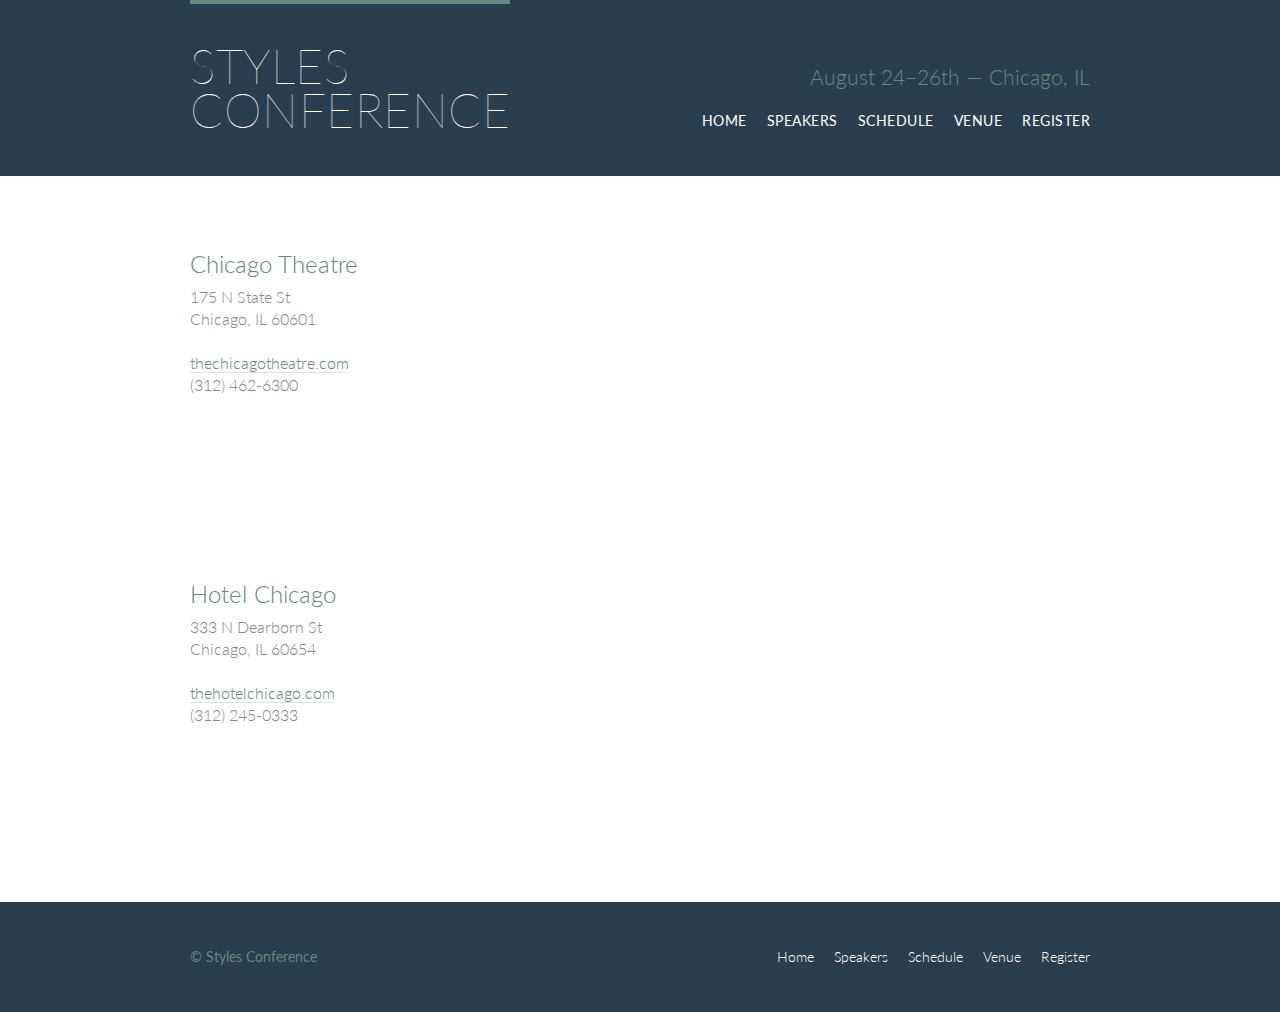
<file: styles-conference/venue.html>
<!DOCTYPE html>
<html lang="en">
<head>
    <meta charset="utf-8">
    <meta name="viewport" content="width=device-width, initial-scale=1.0">
    <title>Styles Conference</title>
    <link rel="stylesheet" href="assets/stylesheets/main.css">
    <link rel="stylesheet" href="http://fonts.googleapis.com/css?family=Lato:100,300,400">
    <title>Venue</title>
</head>
<body><!-- Header -->

    <header class="primary-header container group">
   
       <h1 class="logo">
         <a href="index.html">Styles <br> Conference</a>
       </h1>
   
       <h3 class="tagline">August 24&ndash;26th &mdash; Chicago, IL</h3>
   
       <nav class="nav primary-nav">
         <ul>
           <li><a href="index.html">Home</a></li><!--
           --><li><a href="speakers.html">Speakers</a></li><!--
           --><li><a href="schedule.html">Schedule</a></li><!--
           --><li><a href="venue.html">Venue</a></li><!--
           --><li><a href="register.html">Register</a></li>
         </ul>
       </nav>
   
     </header>

      <!-- Lead -->


      <section class="row">
        <div class="grid">
            <section class="venue-theatre">
                <div class="col-1-3">
                    <h2>Chicago Theatre</h2>
    <p>175 N State St <br> Chicago, IL 60601</p>
    <p><a href="http://www.thechicagotheatre.com/">thechicagotheatre.com</a> <br> (312) 462-6300</p>
                </div><!--
            --><iframe title="Map-to-venue" src="https://www.google.com/maps/embed?pb=!1m5!3m3!1m2!1s0x880e2ca55810a493%3A0x4700ddf60fcbfad6!2schicago+theatre!5e0!3m2!1sen!2sus!4v1388701393606" class="venue-map col-2-3"></iframe>
            </section>

            <section class="venue-hotel">
                <div class="col-1-3">
                    <h2>Hotel Chicago</h2>
            <p>333 N Dearborn St <br> Chicago, IL 60654</p>
            <p><a href="http://thehotelchicago.com/">thehotelchicago.com</a> <br> (312) 245-0333</p>
                </div><!--
                --><iframe class="venue-map col-2-3" src="https://www.google.com/maps/embed?pb=!1m5!3m3!1m2!1s0x880e2cb1da049173%3A0xa5c91d255a775f0b!2sHotel+Sax+Chicago%2C+North+Dearborn+Street%2C+Chicago%2C+IL!5e0!3m2!1sen!2sus!4v1388702493978" ></iframe>
            </section>
        </div>
      </section>

      <footer class="primary-footer container group">

        <small>&copy; Styles Conference</small>
  
        <nav class="nav">
          <ul>
            <li><a href="index.html">Home</a></li><!--
            --><li><a href="speakers.html">Speakers</a></li><!--
            --><li><a href="schedule.html">Schedule</a></li><!--
            --><li><a href="venue.html">Venue</a></li><!--
            --><li><a href="register.html">Register</a></li>
          </ul>
        </nav>
  
      </footer>
</body>
</html>
</file>
<file: styles-conference/assets/stylesheets/main.css>
/* http://meyerweb.com/eric/tools/css/reset/
   v2.0 | 20110126
   License: none (public domain)
*/

html, body, div, span, applet, object, iframe,
h1, h2, h3, h4, h5, h6, p, blockquote, pre,
a, abbr, acronym, address, big, cite, code,
del, dfn, em, img, ins, kbd, q, s, samp,
small, strike, strong, sub, sup, tt, var,
b, u, i, center,
dl, dt, dd, ol, ul, li,
fieldset, form, label, legend,
table, caption, tbody, tfoot, thead, tr, th, td,
article, aside, canvas, details, embed,
figure, figcaption, footer, header, hgroup,
menu, nav, output, ruby, section, summary,
time, mark, audio, video {
  margin: 0;
  padding: 0;
  border: 0;
  font-size: 100%;
  font: inherit;
  vertical-align: baseline;
}
/* HTML5 display-role reset for older browsers */
article, aside, details, figcaption, figure,
footer, header, hgroup, menu, nav, section {
  display: block;
}
body {
  line-height: 1;
}
ol, ul {
  list-style: none;
}
blockquote, q {
  quotes: none;
}
blockquote:before, blockquote:after,
q:before, q:after {
  content: '';
  content: none;
}
table {
  border-collapse: collapse;
  border-spacing: 0;
}

/*
  ========================================
  Custom styles
  ========================================
*/

body {
  background: #293f50;
  color: #888;
  font: 300 16px/22px "Lato", "Open Sans", "Helvetica Neue", Helvetica, Arial, sans-serif;
}

/*
  ========================================
  Grid
  ========================================
*/

*,
*:before,
*:after {
  -webkit-box-sizing: border-box;
     -moz-box-sizing: border-box;
          box-sizing: border-box;
}
.container,
.grid {
  margin: 0 auto;
  width: 960px;
}
.container {
  padding-left: 30px;
  padding-right: 30px;
}
.grid,
.col-1-3,
.col-2-3 {
  padding-left: 15px;
  padding-right: 15px;
}
.col-1-3,
.col-2-3  {
  display: inline-block;
  vertical-align: top;
}
.col-1-3 {
  width: 33.33%;
}
.col-2-3 {
  width: 66.66%;
}

/*
  ========================================
  Clearfix
  ========================================
*/

.group:before,
.group:after {
  content: "";
  display: table;
}
.group:after {
  clear: both;
}
.group {
  clear: both;
  *zoom: 1;
}

/*
  ========================================
  Rows
  ========================================
*/

.row,
.row-alt {
  min-width: 960px;
}
.row {
  background: #fff;
  padding: 66px 0 44px 0;
}
.row-alt {
  background: #cbe2c1;
  background: -webkit-linear-gradient(to right, #a1d3b0, #f6f1d3);
  background:    -moz-linear-gradient(to right, #a1d3b0, #f6f1d3);
  background:         linear-gradient(to right, #a1d3b0, #f6f1d3);
  padding: 44px 0 22px 0;
}

/*
  ========================================
  Typography
  ========================================
*/

h1, h2, h3, h4 {
  color: #648880;
}
h1, h3, h4, h5, p {
  margin-bottom: 22px;
}
h1 {
  font-size: 36px;
  line-height: 44px;
}
h2 {
  font-size: 24px;
  line-height: 44px;
}
h3 {
  font-size: 21px;
}
h4 {
  font-size: 18px;
}
h5 {
  color: #a9b2b9;
  font-size: 14px;
  font-weight: 400;
  text-transform: uppercase;
}
strong {
  font-weight: 400;
}
cite,
em {
  font-style: italic;
}

/*
  ========================================
  Leads
  ========================================
*/

.lead {
  text-align: center;
}
.lead p {
  font-size: 21px;
  line-height: 33px;
}

/*
  ========================================
  Links
  ========================================
*/

a {
  color: #648880;
  text-decoration: none;
}
a:hover {
  color: #a9b2b9;
}
p a {
  border-bottom: 1px solid #dfe2e5;
}
.primary-header a,
.primary-footer a {
  color: #fff;
}
.primary-header a:hover,
.primary-footer a:hover {
  color: #648880;
}

/*
  ========================================
  Buttons
  ========================================
*/

.btn {
  border-radius: 5px;
  color: #fff;
  cursor: pointer;
  display: inline-block;
  font-weight: 400;
  letter-spacing: .5px;
  margin: 0;
  text-transform: uppercase;
}
.btn-alt {
  border: 1px solid #fff;
  padding: 10px 30px;
}
.btn-alt:hover {
  background: #fff;
  color: #648880;
}

.btn-default {
	border: 0;
	background: #648880;
	padding: 11px 30px;
	font-size: 14px;
  }
  .btn-default:hover {
	background: #77a198;
  }

/*
  ========================================
  Primary header
  ========================================
*/

.logo {
  border-top: 4px solid #648880;
  float: left;
  font-size: 48px;
  font-weight: 100;
  letter-spacing: .5px;
  line-height: 44px;
  padding: 40px 0 22px 0;
  text-transform: uppercase;
}
.tagline {
  margin: 66px 0 22px 0;
  text-align: right;
}
.primary-nav {
  font-size: 14px;
  font-weight: 400;
  letter-spacing: .5px;
  text-transform: uppercase;
}

/*
  ========================================
  Primary footer
  ========================================
*/

.primary-footer {
  color: #648880;
  font-size: 14px;
  padding-bottom: 44px;
  padding-top: 44px;
}
.primary-footer small {
  float: left;
  font-weight: 400;
}

/*
  ========================================
  Navigation
  ========================================
*/

.nav {
  text-align: right;
}

.nav li {
	display: inline-block;
	margin: 0 10px;
	vertical-align: top;
  }
  .nav li:last-child {
	margin-right: 0;
  }
/*
  ========================================
  Home
  ========================================
*/

.hero {
  color: #fff;
  line-height: 44px;
  padding: 22px 80px 66px 80px;
  text-align: center;
}
.hero h2 {
  font-size: 36px;
}
.hero p {
  font-size: 24px;
  font-weight: 100;
}
.teaser a:hover h3 {
  color: #a9b2b9;
}


/*
  ========================================
  Speakers
  ========================================
*/
  
.speaker-info {
	border: 1px solid #dfe2e5;
	border-radius: 5px;
	margin-top: 88px;
	padding-bottom: 22px;
	text-align: center;
  }

  .speaker {
	margin-bottom: 44px;
  }


  .teaser img {
	border-radius: 5px;
	display: block;
	margin-bottom: 22px;
	max-width: 100%
  }

  .speaker-info img {
	border-radius: 50%;
	height: 130px;
	margin: -66px 0 22px 0;
	vertical-align: top;
  }


  /*
  ========================================
  Venue
  ========================================
*/

.venue-theatre {
	margin-bottom: 66px;
  }
  .venue-hotel {
	margin-bottom: 22px;
  }
  .venue-map {
	height: 264px;
  }

  /*
  ========================================
  Register
  ========================================
*/

.why-attend {
	list-style: square;
	margin: 0 0 22px 30px;
  }

  form {
	margin-bottom: 22px;
  }
  input,
  select,
  textarea {
	font: 300 16px/22px "Lato", "Open Sans", "Helvetica Neue", Helvetica, Arial, sans-serif;
  }

  .register-group label {
	color: #648880;
	cursor: pointer;
	font-weight: 400;
  }
  .register-group input,
  .register-group select,
  .register-group textarea {
	border: 1px solid #c6c9cc;
	border-radius: 5px;
	color: #888;
	display: block;
	margin: 5px 0 27px 0;
	padding: 5px 8px;
  }
  .register-group input,
  .register-group textarea {
	width: 100%;
  }
  .register-group select {
	height: 34px;
	width: 60px;
  }
  .register-group textarea {
	height: 78px;
  }


  /*
  ========================================
  Schedule
  ========================================
*/

table {
	margin-bottom: 44px;
	width: 100%;
  }
  table:last-child {
	margin-bottom: 0;
  }

  th,
td {
  padding-bottom: 22px;
  vertical-align: top;
}
th {
  padding-right: 45px;
  text-align: right;
  width: 20%;
}
td {
  width: 40%;
}

thead {
	line-height: 44px;
  }
  thead th {
	color: #648880;
	font-size: 24px;
  }

  tbody th {
	color: #a9b2b9;
	font-size: 14px;
	font-weight: 400;
	padding-top: 22px;
	text-transform: uppercase;
  }

  tbody td {
	border-top: 1px solid #dfe2e5;
	padding-top: 21px;
  }
  tbody td:first-of-type {
	padding-right: 15px;
  }
  tbody td:last-of-type {
	padding-left: 15px;
  }
  tbody td:only-of-type {
	padding-left: 0;
	padding-right: 0;
  }

  table a {
	color: #888;
  }
  table h4 {
	margin-bottom: 0;
  }

  .schedule-offset {
	color: #a9b2b9;
  }
</file>
